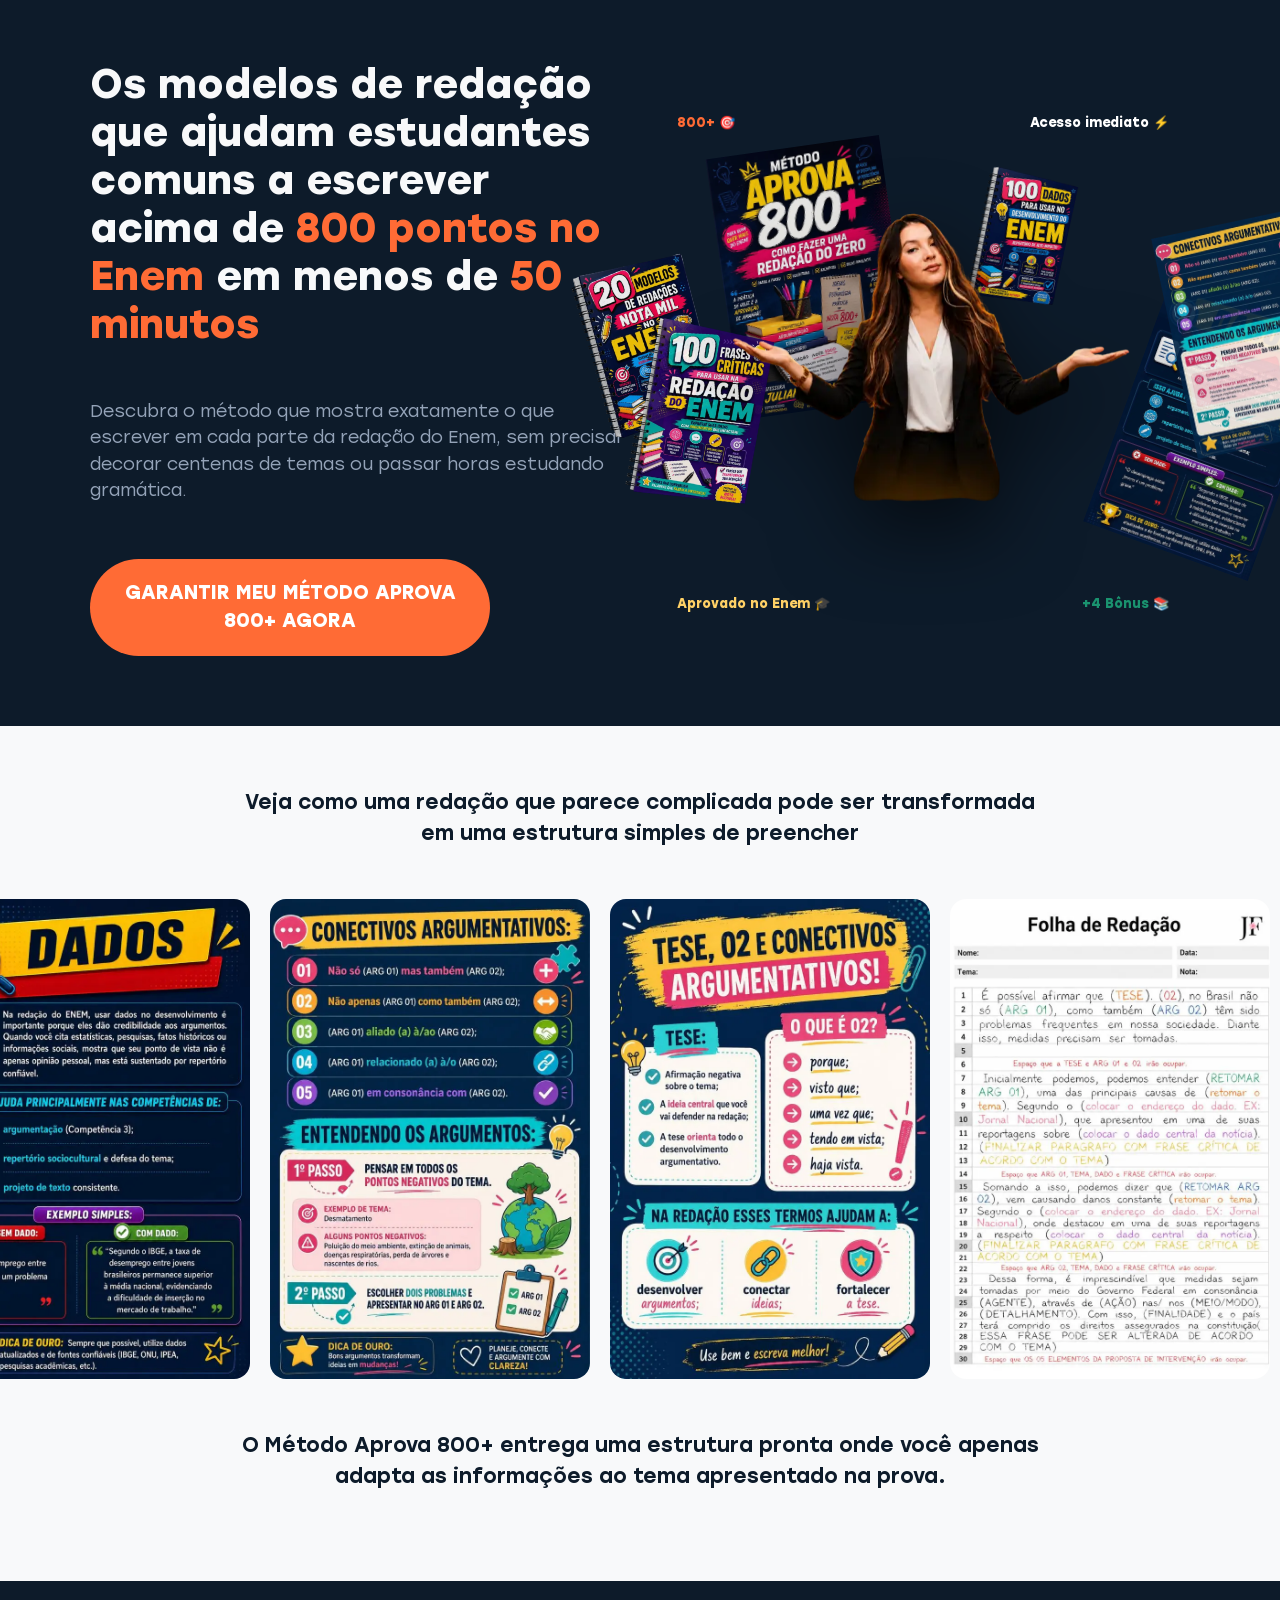
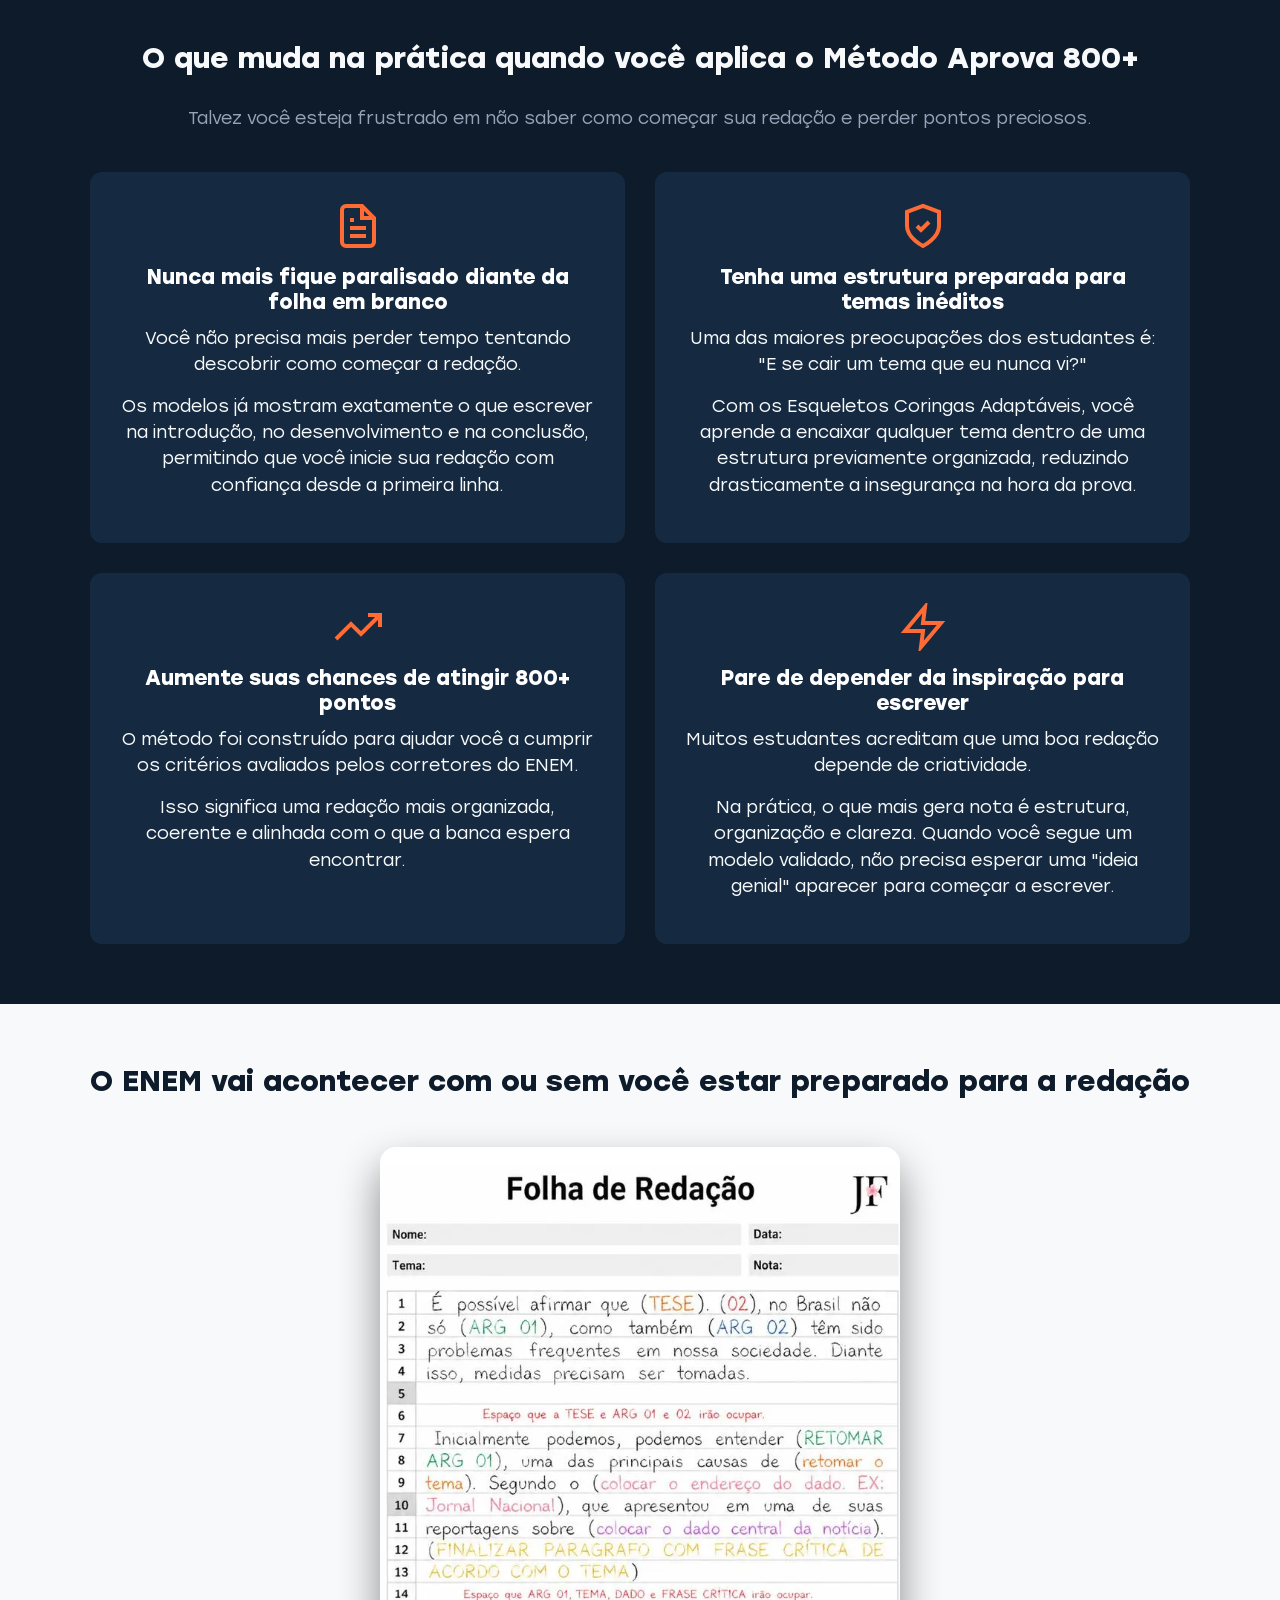
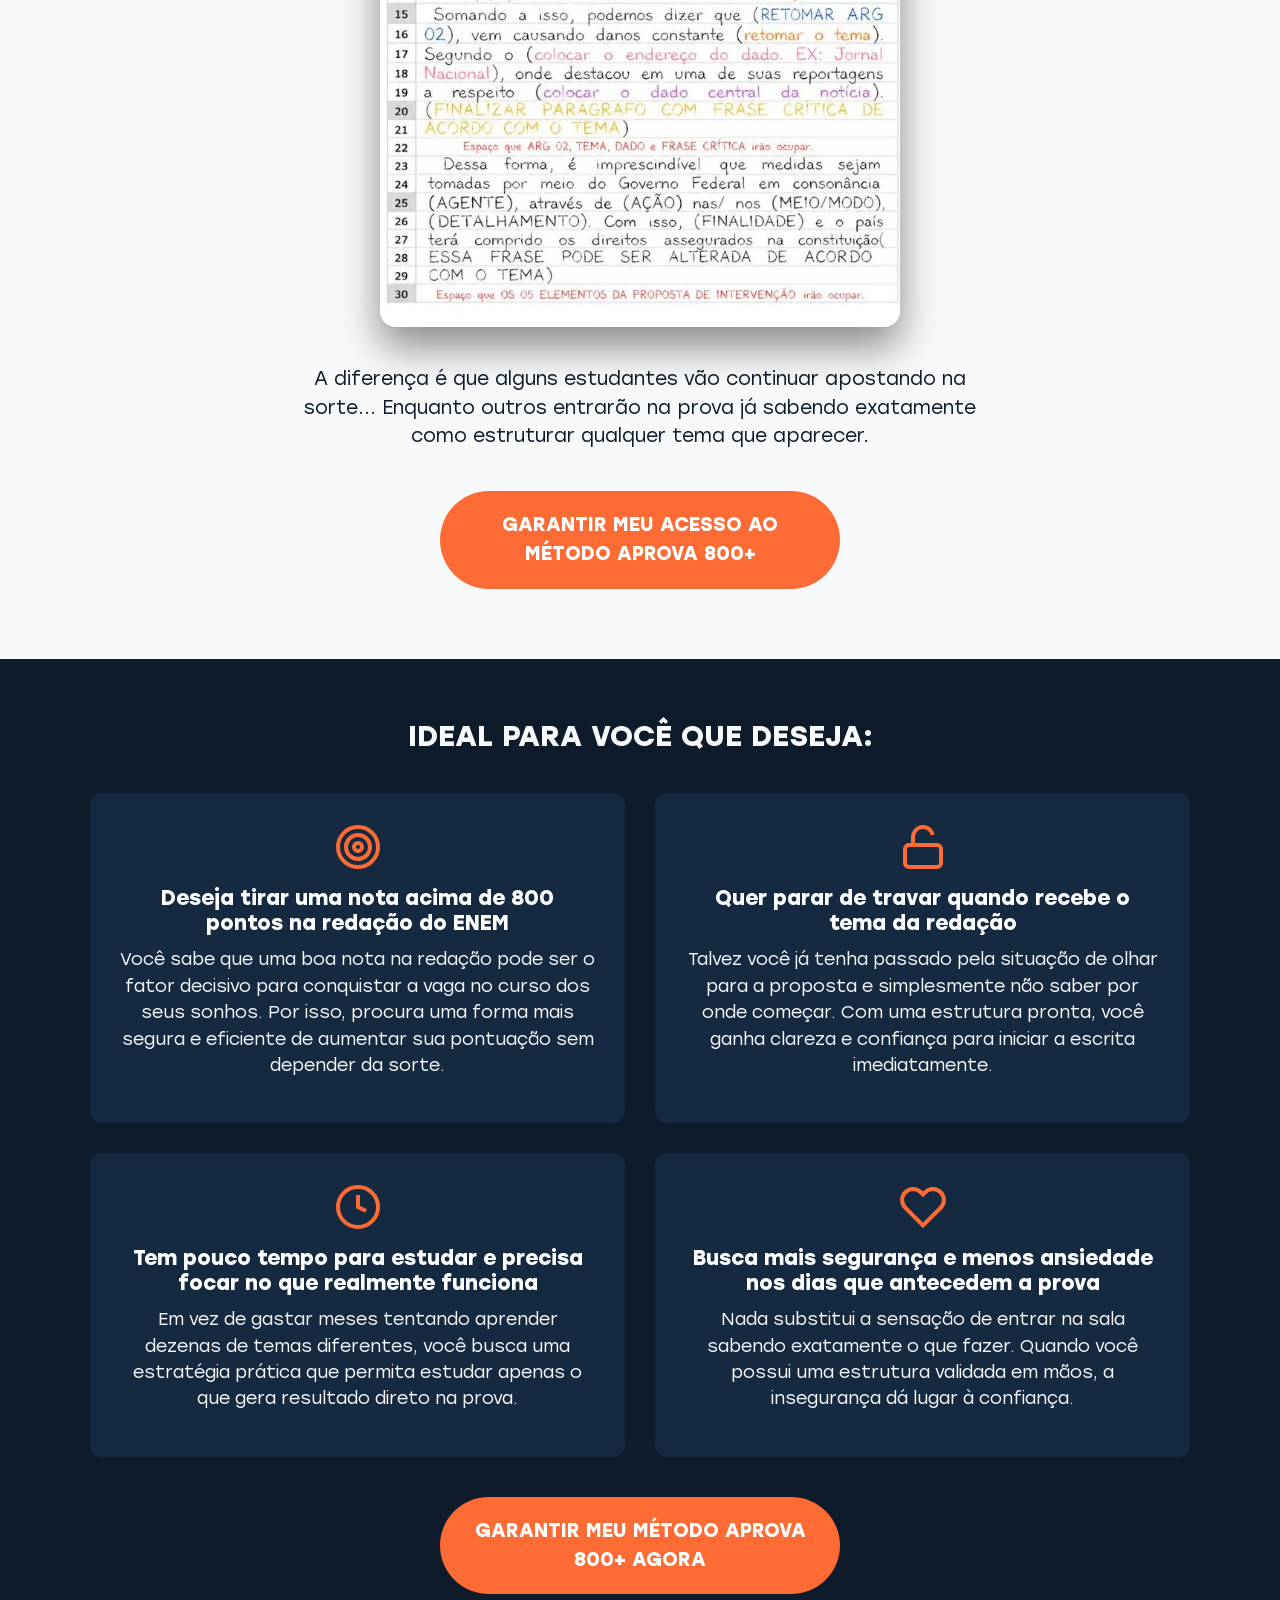
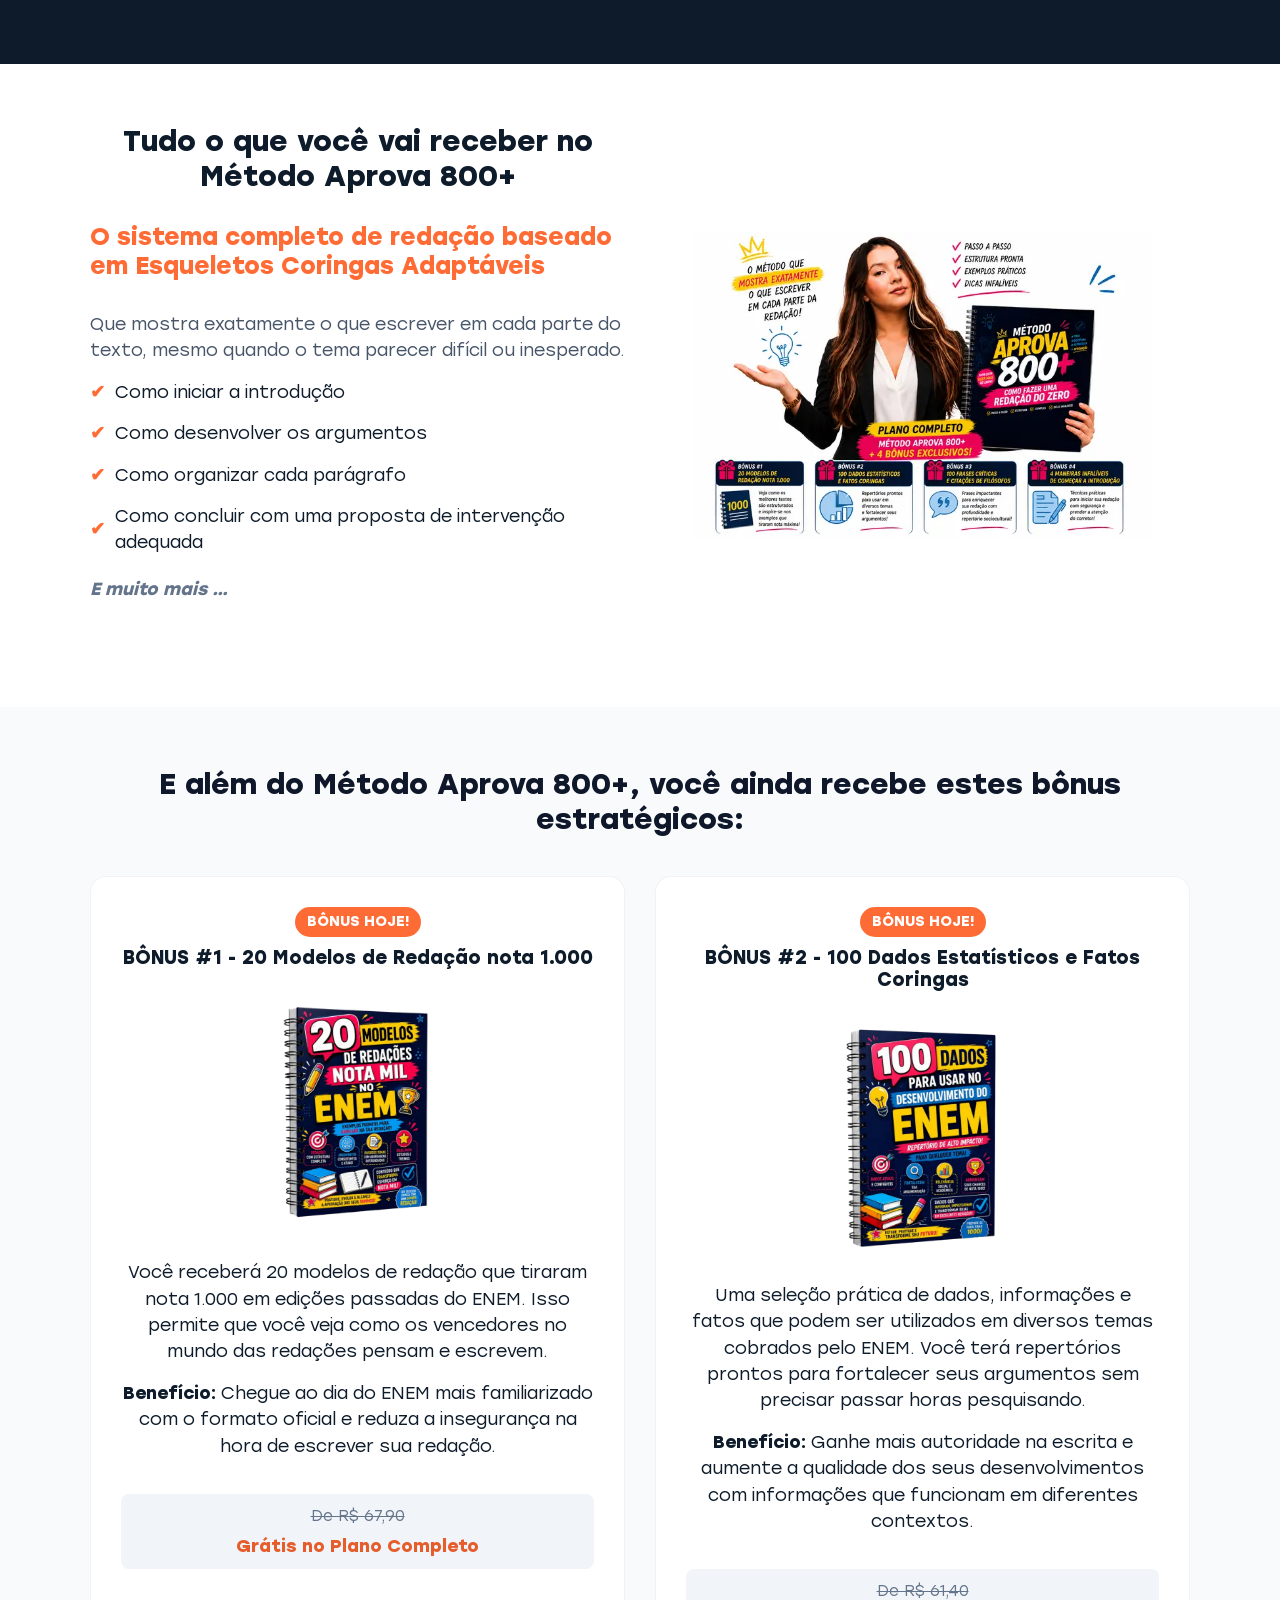
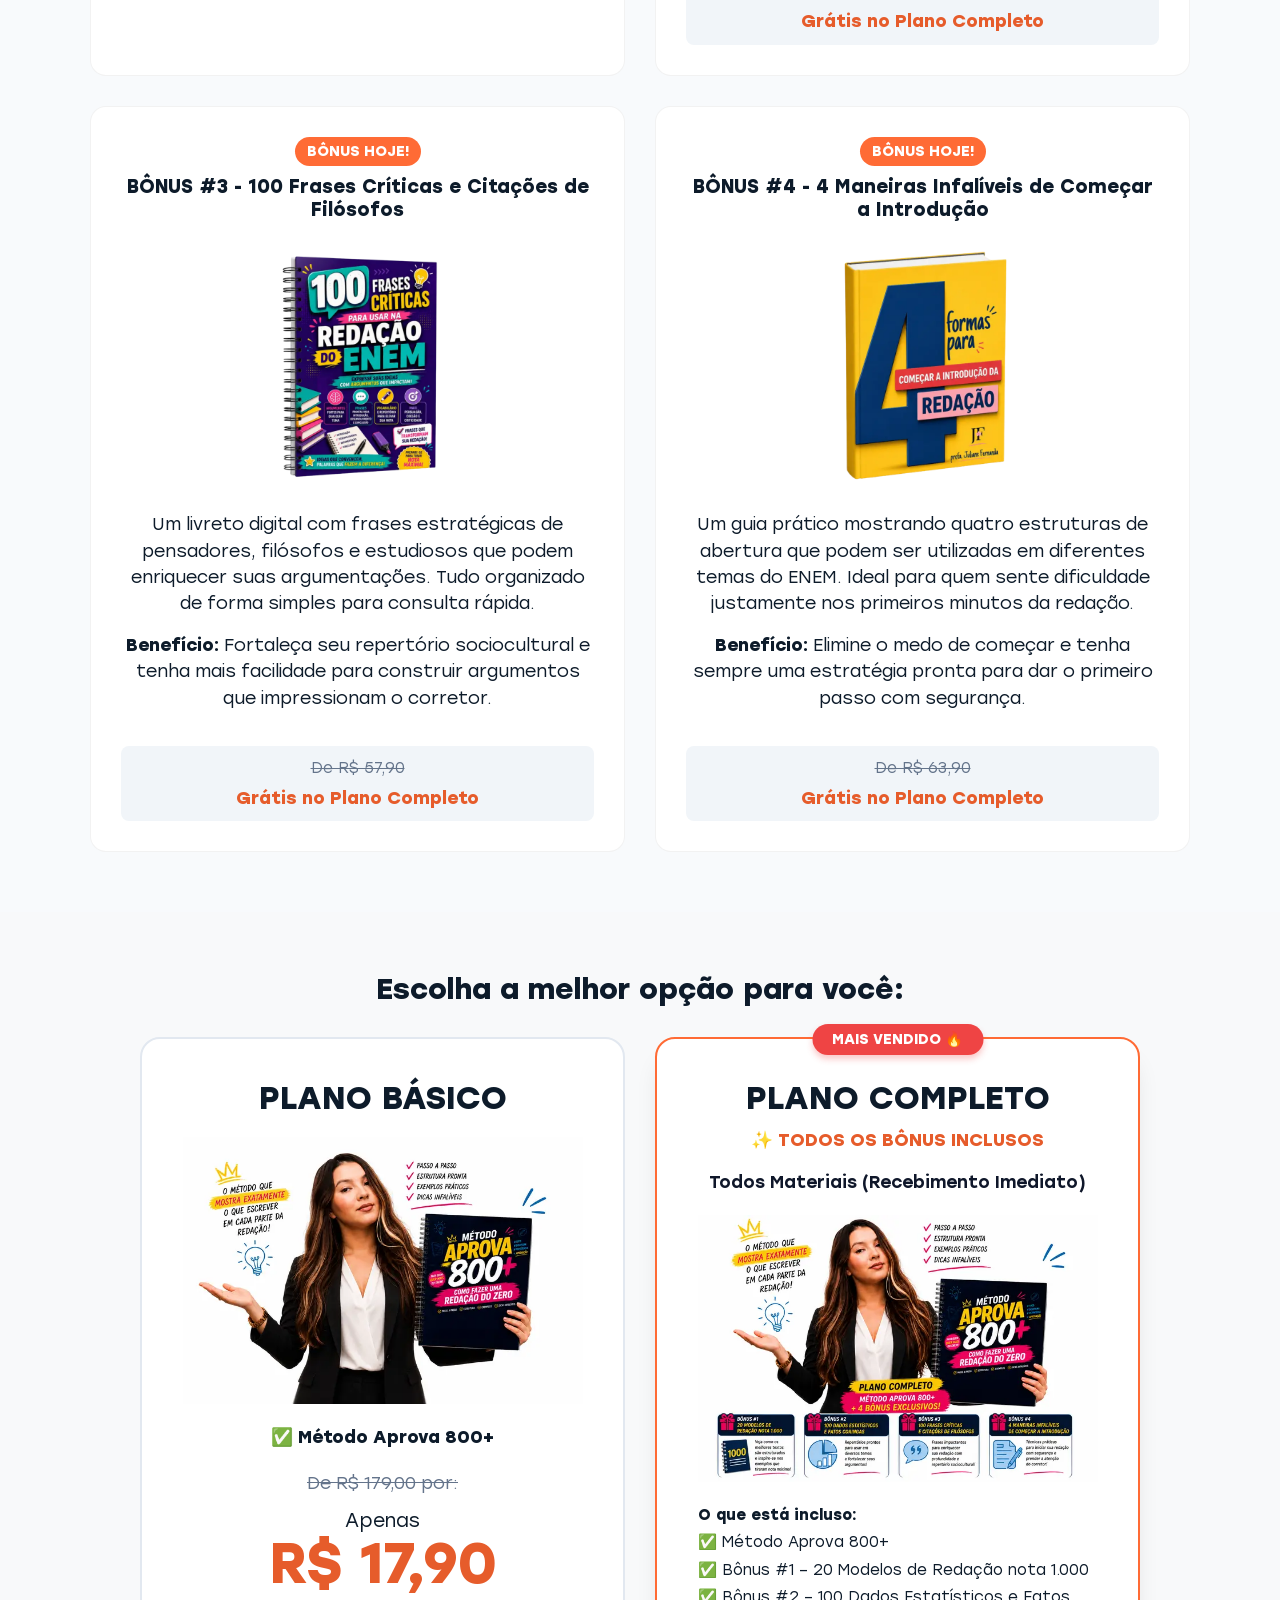
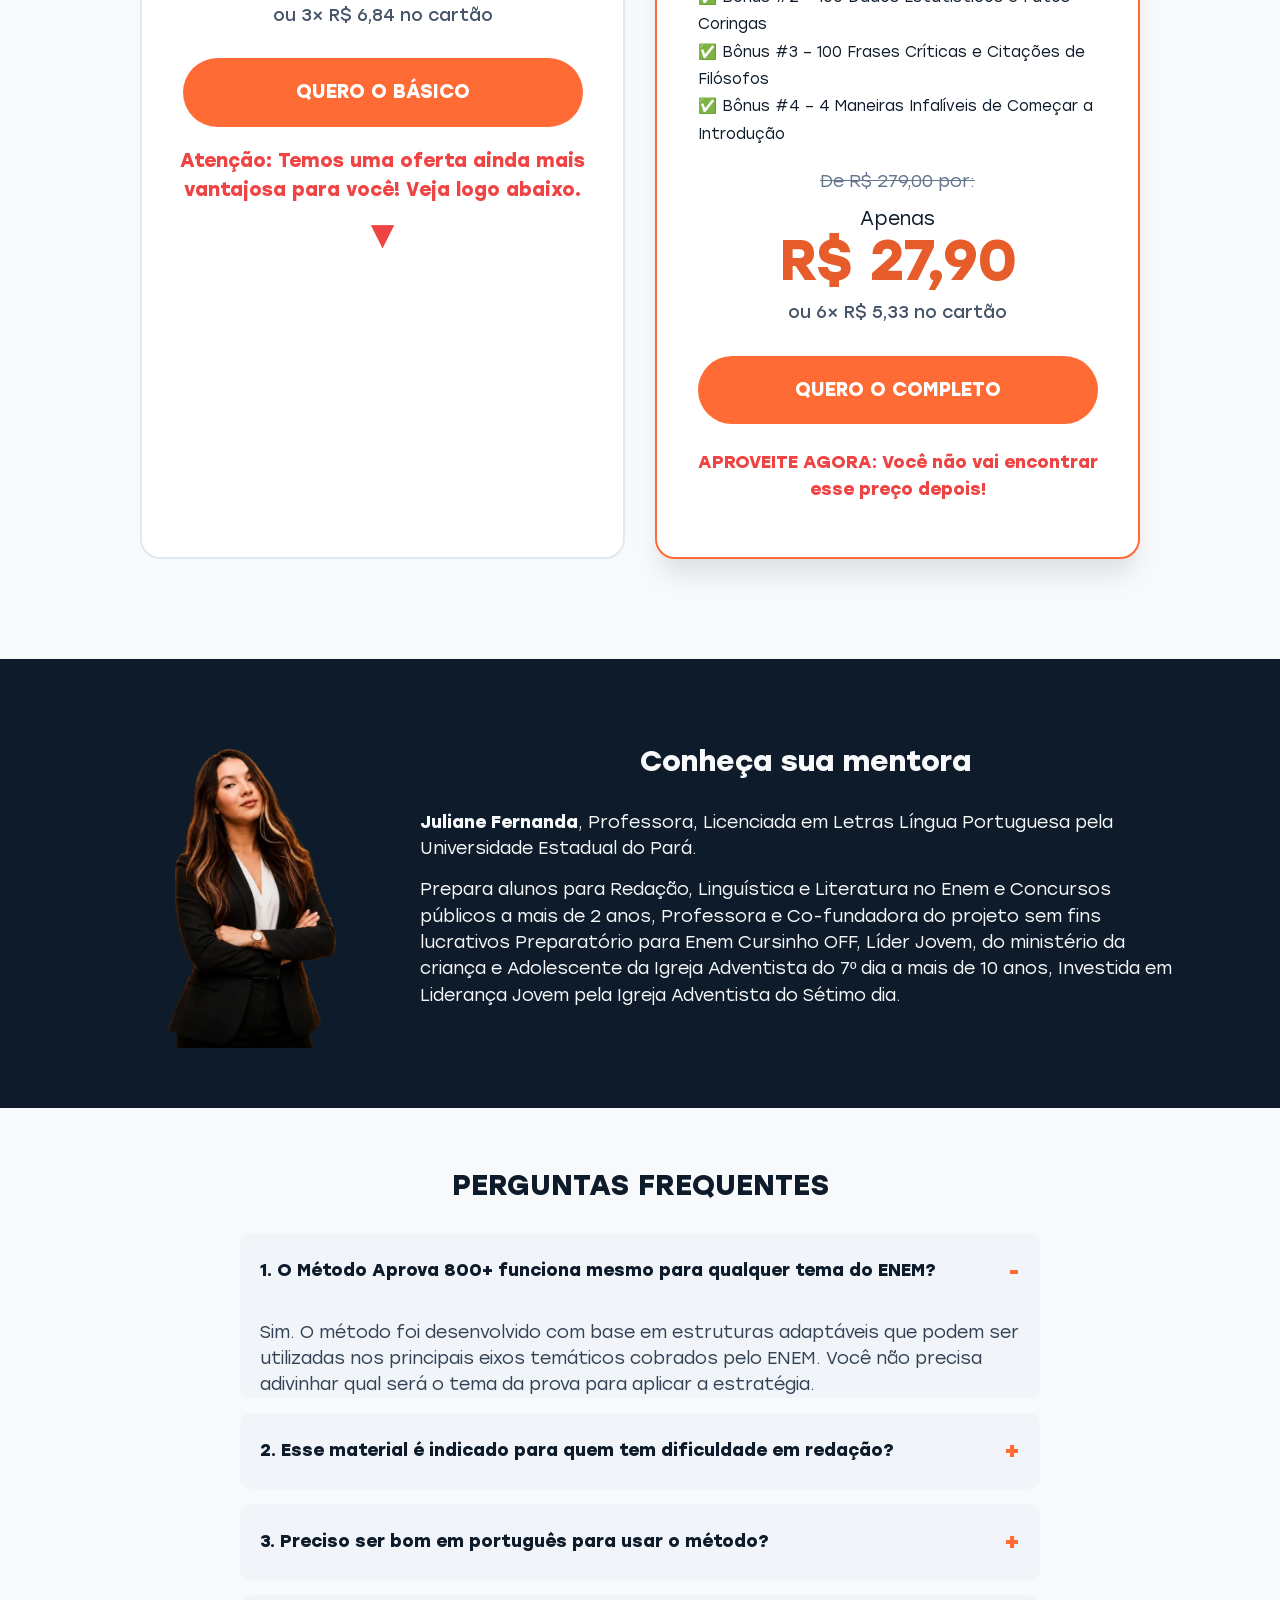
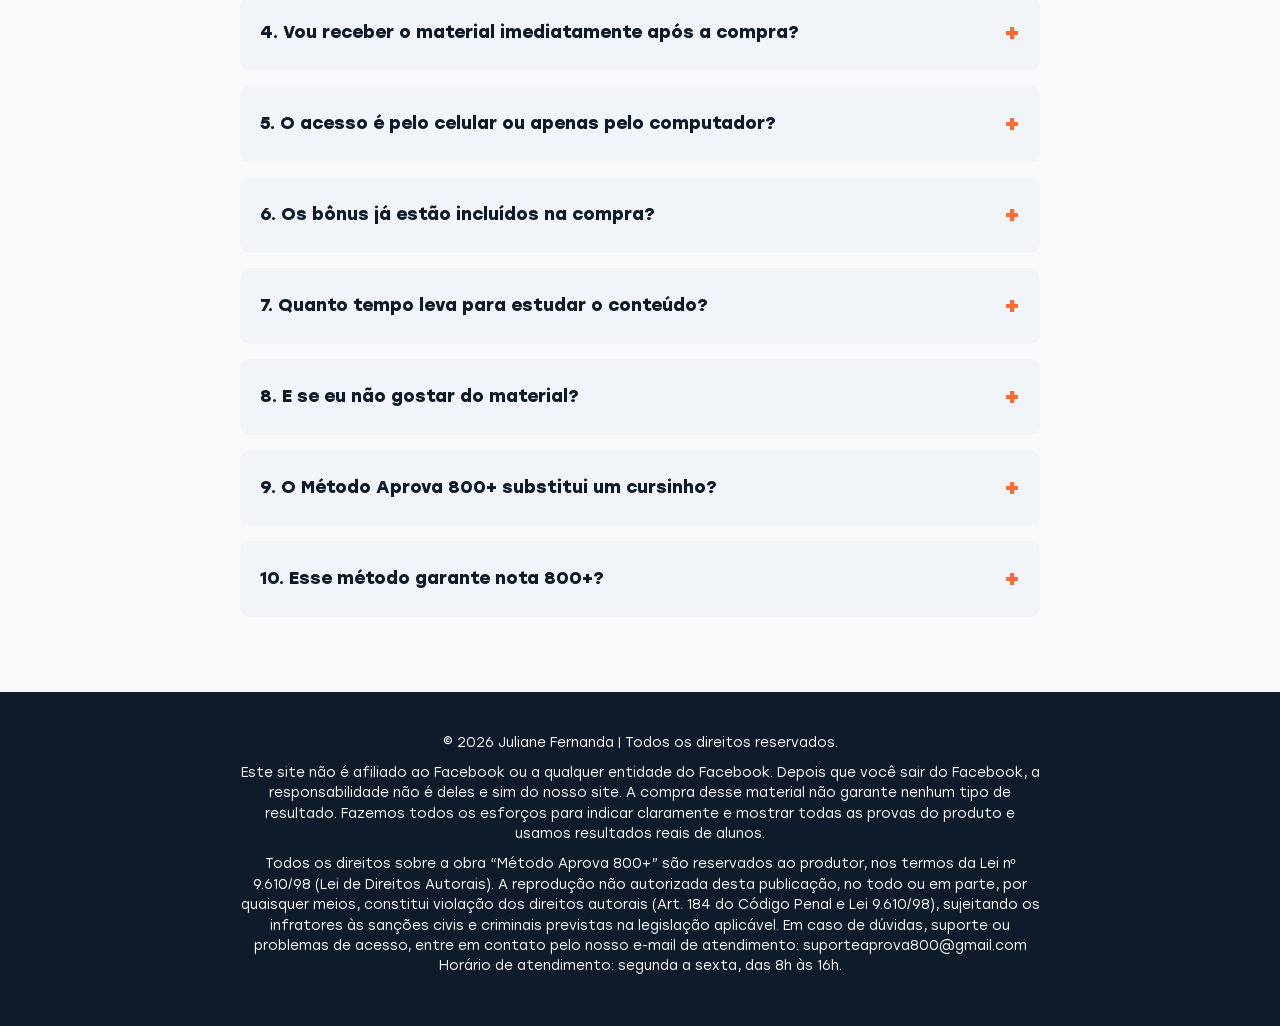
<file: index.html>
<!DOCTYPE html>
<html lang="pt-BR">

<head>
    <meta charset="UTF-8">
    <meta name="viewport" content="width=device-width, initial-scale=1.0">
    <title>Método Aprova 800+ - Redação ENEM</title>

    <!-- Fonts Preload -->
    <link rel="preload" href="fonts/Stolzl-Bold-700.woff2" as="font" type="font/woff2" crossorigin>
    <link rel="preload" href="fonts/Stolzl-Regular-500.woff2" as="font" type="font/woff2" crossorigin>
    <link rel="preconnect" href="https://fonts.googleapis.com">
    <link rel="preconnect" href="https://fonts.gstatic.com" crossorigin>
    <link href="https://fonts.googleapis.com/css2?family=Caveat:wght@700&display=swap" rel="stylesheet">

    <style>
        /* CSS Reset & Variables */
        :root {
            --dark-bg: #0D1B2A;
            /* Azul Noturno */
            --dark-card: #152A41;
            --light-bg: #F8F9FA;
            /* Branco Puro / Gelo */
            --light-gray: #E2E8F0;
            --primary: #FF6B35;
            /* Laranja Vibrante */
            --primary-dark: #E65C2B;
            --secondary-blue: #1A936F;
            /* Verde Menta Escuro */
            --text-light: #F8F9FA;
            --text-dark: #0D1B2A;
            --accent-red: #EF4444;
        }

        html {
            overflow-x: hidden;
        }

        * {
            margin: 0;
            padding: 0;
            box-sizing: border-box;
        }

        @font-face {
            font-family: 'Stolzl';
            src: url('fonts/Stolzl-Regular-500.woff2') format('woff2');
            font-weight: 500;
            font-style: normal;
            font-display: swap;
        }

        @font-face {
            font-family: 'Stolzl';
            src: url('fonts/Stolzl-Book-400.woff2') format('woff2');
            font-weight: 400;
            font-style: normal;
            font-display: swap;
        }

        @font-face {
            font-family: 'Stolzl';
            src: url('fonts/Stolzl-Medium-600.woff2') format('woff2');
            font-weight: 600;
            font-style: normal;
            font-display: swap;
        }

        @font-face {
            font-family: 'Stolzl';
            src: url('fonts/Stolzl-Bold-700.woff2') format('woff2');
            font-weight: 700;
            font-style: normal;
            font-display: swap;
        }

        body {
            font-family: 'Stolzl', sans-serif;
            -webkit-font-smoothing: antialiased;
            overflow-x: hidden;
            background: var(--dark-bg);
            color: var(--text-light);
            line-height: 1.5;
        }

        img {
            max-width: 100%;
            height: auto;
            border: none;
            box-shadow: none;
            display: block;
        }

        .container {
            width: 90%;
            max-width: 1100px;
            margin: 0 auto;
            padding: 60px 0;
        }

        /* Typography */
        h1,
        h2,
        h3,
        h4 {
            font-weight: 700;
            line-height: 1.2;
        }

        h1 {
            font-size: 2rem;
            margin-bottom: 20px;
        }

        h2 {
            font-size: 1.8rem;
            margin-bottom: 30px;
            text-align: center;
        }

        p {
            font-size: 1.1rem;
            margin-bottom: 15px;
        }

        .highlight {
            color: var(--primary);
        }

        .highlight-bg {
            background-color: var(--primary);
            color: #000;
            padding: 0 4px;
            border-radius: 4px;
        }

        /* Buttons */
        .btn-cta {
            background: var(--primary);
            color: #FFFFFF;
            font-weight: 700;
            font-size: 1.2rem;
            padding: 20px 32px;
            border-radius: 50px;
            text-align: center;
            text-decoration: none;
            display: inline-block;
            transition: transform 0.3s ease;
            border: none;
            cursor: pointer;
            width: 100%;
            max-width: 400px;
            margin: 20px auto;
            animation: pulse-btn 2s infinite;
        }

        .btn-cta:hover {
            transform: scale(1.05);
            color: #FFFFFF;
        }

        @keyframes pulse-btn {
            0% {
                box-shadow: 0 0 0 0 rgba(255, 107, 53, 0.6);
            }

            70% {
                box-shadow: 0 0 0 15px rgba(255, 107, 53, 0);
            }

            100% {
                box-shadow: 0 0 0 0 rgba(255, 107, 53, 0);
            }
        }

        /* Block Backgrounds */
        .bg-dark {
            background-color: var(--dark-bg);
            color: var(--text-light);
        }

        .bg-light {
            background-color: var(--light-bg);
            color: var(--text-dark);
        }

        /* --- BLOCO 1: VENDA IMEDIATA --- */
        .b1-grid {
            display: flex;
            flex-direction: column;
            gap: 20px;
            align-items: center;
            text-align: center;
        }

        .b1-headline {
            order: 1;
            position: relative;
        }

        /* text rows above/below the mockup composition */
        .mockup-tag-row {
            display: flex;
            justify-content: space-between;
            align-items: center;
            width: 100%;
            max-width: 500px;
            margin: 0 auto;
            padding: 0 4px;
            gap: 8px;
        }

        .mockup-tag {
            font-family: 'Stolzl', sans-serif;
            font-weight: 700;
            font-size: 0.82rem;
            white-space: nowrap;
            line-height: 1.2;
        }

        .b1-mockup {
            order: 2;
            width: 100%;
            display: flex;
            flex-direction: column;
            align-items: center;
            justify-content: center;
        }

        .b1-subheadline {
            order: 3;
            font-size: 1.2rem;
            color: #94A3B8;
        }

        .b1-cta-wrapper {
            order: 4;
            width: 100%;
        }

        /* Mockup Composition */
        .mockup-composition {
            position: relative;
            width: 100%;
            max-width: 500px;
            margin: 60px auto;
            z-index: 1;
            perspective: 1000px;
            overflow: visible;
        }

        .bg-pos {
            position: absolute;
            z-index: 1;
        }

        .bg-pos img {
            width: 100%;
            border: none;
            box-shadow: none;
            outline: none;
            opacity: 0.92;
            will-change: transform;
            border-radius: 0;
        }

        /* Top behind head */
        .bg-pos-5 {
            width: 35%;
            top: -15%;
            left: 10%;
            transform: rotate(-8deg);
            z-index: 0;
        }

        .bg-pos-6 {
            width: 30%;
            top: -10%;
            right: 15%;
            transform: rotate(12deg);
            z-index: 0;
        }

        /* Sides and bottom */
        .bg-pos-1 {
            width: 40%;
            top: 15%;
            left: -25%;
            transform: rotate(-15deg);
        }

        .bg-pos-2 {
            width: 35%;
            top: 30%;
            right: -25%;
            transform: rotate(20deg);
        }

        .bg-pos-3 {
            width: 40%;
            bottom: 5%;
            left: -15%;
            transform: rotate(10deg);
        }

        .bg-pos-4 {
            width: 30%;
            bottom: 25%;
            right: -30%;
            transform: rotate(-12deg);
        }

        /* Badges */
        .badge-pos-1 {
            top: 0%;
            left: -20%;
            z-index: 15;
        }

        .badge-pos-2 {
            bottom: 0%;
            right: -20%;
            z-index: 15;
        }

        .badge-pos-3 {
            top: 40%;
            right: -30%;
            z-index: 15;
        }

        .badge-pos-4 {
            bottom: 30%;
            left: -25%;
            z-index: 15;
        }

        .badge-pos-5 {
            top: 60%;
            left: -35%;
            z-index: 15;
        }

        .pop-in-wrapper {
            opacity: 0;
            animation: pop-in 0.8s cubic-bezier(0.175, 0.885, 0.32, 1.275) forwards;
        }

        @keyframes pop-in {
            0% {
                transform: scale(0) translateY(20px);
                opacity: 0;
            }

            100% {
                transform: scale(1) translateY(0);
                opacity: 1;
            }
        }

        .handwritten-text {
            font-family: 'Caveat', cursive;
            font-size: 2.8rem;
            font-weight: 700;
            color: #fff;
            text-shadow: 2px 2px 0 var(--primary), -2px -2px 0 var(--primary), 2px -2px 0 var(--primary), -2px 2px 0 var(--primary), 0px 10px 15px rgba(0, 0, 0, 0.5);
            white-space: nowrap;
            animation: float-text 4s ease-in-out infinite;
            will-change: transform;
            line-height: 1;
        }

        .text-green {
            text-shadow: 2px 2px 0 var(--secondary-blue), -2px -2px 0 var(--secondary-blue), 2px -2px 0 var(--secondary-blue), -2px 2px 0 var(--secondary-blue), 0px 10px 15px rgba(0, 0, 0, 0.5);
        }

        .text-dark {
            color: var(--dark-bg);
            text-shadow: 2px 2px 0 #fff, -2px -2px 0 #fff, 2px -2px 0 #fff, -2px 2px 0 #fff, 0px 10px 15px rgba(0, 0, 0, 0.5);
        }

        .text-orange {
            text-shadow: 2px 2px 0 var(--primary-dark), -2px -2px 0 var(--primary-dark), 2px -2px 0 var(--primary-dark), -2px 2px 0 var(--primary-dark), 0px 10px 15px rgba(0, 0, 0, 0.5);
        }

        .text-large {
            font-size: 3.5rem;
        }

        .main-mockup-img {
            position: relative;
            z-index: 10;
            width: 100%;
            filter: drop-shadow(0 30px 40px rgba(0, 0, 0, 0.6));
            will-change: transform;
        }

        @keyframes float-text {

            0%,
            100% {
                transform: translateY(0) rotate(-5deg);
            }

            50% {
                transform: translateY(-15px) rotate(3deg);
            }
        }

        @media (min-width: 768px) {
            .b1-grid {
                display: grid;
                grid-template-columns: 1fr 1fr;
                grid-template-areas:
                    "head img"
                    "sub img"
                    "cta img";
                text-align: left;
                align-items: center;
                gap: 30px;
            }

            h1 {
                font-size: 2.5rem;
            }

            .b1-headline {
                grid-area: head;
                align-self: end;
            }

            .b1-mockup {
                grid-area: img;
            }

            .b1-subheadline {
                grid-area: sub;
            }

            .b1-cta-wrapper {
                grid-area: cta;
                align-self: start;
                text-align: left;
            }

            .btn-cta {
                margin: 10px 0;
            }
        }

        @media (max-width: 768px) {
            .mockup-composition {
                max-width: 70%;
                margin: 40px auto;
            }

            .bg-pos-1 {
                width: 45%;
                left: -15%;
                top: 10%;
            }

            .bg-pos-2 {
                width: 40%;
                right: -15%;
                top: 20%;
            }

            .bg-pos-3 {
                width: 45%;
                left: -10%;
            }

            .bg-pos-4 {
                width: 35%;
                right: -15%;
            }

            .bg-pos-5 {
                width: 40%;
                top: -10%;
                left: 0%;
            }

            .bg-pos-6 {
                width: 35%;
                top: -5%;
                right: 0%;
            }

            .badge-pos-1 {
                top: -10%;
                left: -15%;
            }

            .badge-pos-2 {
                bottom: -10%;
                right: -15%;
            }

            .badge-pos-3 {
                top: 35%;
                right: -20%;
            }

            .badge-pos-4 {
                bottom: 20%;
                left: -20%;
            }

            .badge-pos-5 {
                top: 50%;
                left: -25%;
            }

            .handwritten-text {
                font-size: 1.8rem;
                white-space: normal;
                word-break: break-word;
            }

            .text-large {
                font-size: 2.2rem;
            }
        }

        /* Block 4 Animation */
        .animation-wrapper {
            position: relative;
            width: 100%;
            max-width: 960px;
            margin: 20px auto;
            display: flex;
            justify-content: center;
            align-items: center;
            perspective: 1000px;
            height: auto;
        }

        /* Bloco 4: imagem central entre headline e subheadline */
        .block4-image-wrapper {
            width: 100%;
            display: flex;
            justify-content: center;
            align-items: center;
            margin: 18px 0;
            z-index: 5;
        }

        .block4-image {
            width: 100%;
            max-width: 520px;
            border-radius: 16px;
            box-shadow: 0 20px 40px rgba(0, 0, 0, 0.45);
            object-fit: cover;
            display: block;
        }

        @media (max-width: 767px) {
            .block4-image {
                max-width: 360px;
            }

            .block4-image-wrapper {
                margin: 12px 0;
            }
        }



        /* --- BLOCO 2: CARROSSEL --- */
        .b2-text {
            text-align: center;
            max-width: 800px;
            margin: 0 auto 30px;
            font-weight: 600;
            font-size: 1.3rem;
        }

        .carousel-wrapper {
            width: 100vw;
            margin-left: calc(-50vw + 50%);
            overflow: hidden;
            position: relative;
            padding: 20px 0;
            cursor: grab;
        }

        .carousel-wrapper:active {
            cursor: grabbing;
        }

        .carousel-track {
            display: flex;
            overflow-x: auto;
            gap: 20px;
            padding: 0 5%;
            scrollbar-width: none;
        }

        .carousel-track::-webkit-scrollbar {
            display: none;
        }

        .carousel-track img {
            width: 70vw;
            max-width: 400px;
            border-radius: 16px;
            flex-shrink: 0;
            object-fit: cover;
        }

        @media (min-width: 768px) {
            .carousel-track img {
                width: 25vw;
                max-width: 350px;
            }
        }

        /* --- BLOCO 3 & 5: BENEFÍCIOS --- */
        .benefits-grid {
            display: grid;
            grid-template-columns: 1fr;
            gap: 30px;
            margin-top: 40px;
        }

        .benefit-card {
            background: var(--dark-card);
            padding: 30px;
            border-radius: 12px;
            text-align: center;
            transition: transform 0.3s;
        }

        .benefit-card:hover {
            transform: translateY(-5px);
        }

        .benefit-icon {
            color: var(--primary);
            margin: 0 auto 15px;
            display: flex;
            justify-content: center;
        }

        .benefit-card h3 {
            font-size: 1.3rem;
            margin-bottom: 10px;
            color: #FFFFFF;
        }

        @media (min-width: 768px) {
            .benefits-grid {
                grid-template-columns: repeat(2, 1fr);
            }
        }

        /* --- BLOCO 4: URGÊNCIA --- */
        .video-wrapper {
            max-width: 400px;
            margin: 30px auto;
            border-radius: 20px;
            overflow: hidden;
            background: #000;
        }

        .video-wrapper video {
            width: 100%;
            display: block;
            border-radius: 20px;
        }

        .urgency-text {
            text-align: center;
            max-width: 700px;
            margin: 0 auto 30px;
            font-size: 1.2rem;
        }

        /* --- BLOCO 6: RECEBER --- */
        .list-items {
            list-style: none;
            margin-top: 20px;
        }

        .list-items li {
            margin-bottom: 15px;
            font-size: 1.1rem;
            display: flex;
            align-items: center;
            gap: 10px;
        }

        .list-items li::before {
            content: '✔';
            color: var(--primary);
            font-weight: bold;
        }

        /* --- BLOCO 7: BÔNUS --- */
        .bonus-grid {
            display: grid;
            grid-template-columns: 1fr;
            gap: 30px;
            margin-top: 40px;
        }

        .bonus-card {
            background: #FFFFFF;
            color: var(--text-dark);
            border: 1px solid rgba(0, 0, 0, 0.05);
            border-radius: 16px;
            padding: 30px;
            display: flex;
            flex-direction: column;
            align-items: center;
            text-align: center;
        }

        .bonus-card img {
            margin: 20px 0;
            max-height: 250px;
        }

        .bonus-tag {
            background: var(--primary);
            color: #FFF;
            padding: 4px 12px;
            border-radius: 20px;
            font-size: 0.9rem;
            font-weight: 700;
            display: inline-block;
            margin-bottom: 10px;
        }

        .bonus-value {
            margin-top: 20px;
            background: #F1F5F9;
            padding: 10px 20px;
            border-radius: 8px;
            width: 100%;
        }

        .strike {
            text-decoration: line-through;
            color: #64748B;
            font-size: 0.95rem;
        }

        .free-text {
            color: var(--primary-dark);
            font-weight: 700;
            font-size: 1.1rem;
            display: block;
            margin-top: 5px;
        }

        @media (min-width: 768px) {
            .bonus-grid {
                grid-template-columns: repeat(2, 1fr);
            }
        }

        /* --- BLOCO 8: PLANOS --- */
        .plans-wrapper {
            max-width: 1000px;
            margin: 0 auto;
            display: flex;
            flex-direction: column;
            gap: 30px;
        }

        @media (min-width: 768px) {
            .plans-wrapper {
                flex-direction: row;
                align-items: stretch;
            }

            .plan-box {
                flex: 1;
                margin-bottom: 0;
            }
        }

        .plan-box {
            background: #FFF;
            border: 2px solid #E2E8F0;
            border-radius: 20px;
            padding: 40px 30px;
            text-align: center;
            margin-bottom: 40px;
            position: relative;
        }

        .plan-box.highlighted {
            border-color: var(--primary);
            box-shadow: 0 20px 25px -5px rgba(0, 0, 0, 0.1);
        }

        .badge-hot {
            position: absolute;
            top: -15px;
            left: 50%;
            transform: translateX(-50%);
            background: #EF4444;
            color: #FFF;
            padding: 5px 20px;
            border-radius: 20px;
            font-weight: 700;
            font-size: 0.9rem;
            box-shadow: 0 4px 6px rgba(239, 68, 68, 0.3);
        }

        .plan-box h3 {
            font-size: 2rem;
            color: var(--text-dark);
            margin-bottom: 10px;
        }

        .plan-img {
            margin: 20px auto;
            width: 100%;
            max-width: 400px;
        }

        .price-section {
            margin: 20px 0;
        }

        .price-old {
            text-decoration: line-through;
            color: #64748B;
            font-size: 1.1rem;
        }

        .price-new {
            font-size: 1.2rem;
            color: var(--text-dark);
            display: block;
            margin: 10px 0;
        }

        .price-new span {
            font-size: 3.5rem;
            font-weight: 800;
            color: var(--primary-dark);
            line-height: 1;
            display: block;
        }

        .price-installments {
            font-size: 1.1rem;
            color: #475569;
            font-weight: 500;
        }

        .alert-offer {
            color: #EF4444;
            font-weight: 700;
            font-size: 1.2rem;
            animation: pulse-text 2s infinite;
            margin-top: 10px;
        }

        .arrow-down {
            color: #EF4444;
            font-size: 2.5rem;
            animation: bounce 1s infinite;
            margin-bottom: 30px;
        }

        @keyframes pulse-text {
            0% {
                transform: scale(1);
                opacity: 1;
            }

            50% {
                transform: scale(1.05);
                opacity: 0.8;
            }

            100% {
                transform: scale(1);
                opacity: 1;
            }
        }

        @keyframes bounce {

            0%,
            100% {
                transform: translateY(0);
            }

            50% {
                transform: translateY(10px);
            }
        }

        /* --- BLOCO 9: AUTORIDADE --- */
        .author-box {
            display: flex;
            flex-direction: column;
            align-items: center;
            text-align: center;
            gap: 30px;
        }

        .author-text-wrapper {
            display: contents;
        }

        .author-box h2 {
            order: 1;
            margin-bottom: 0;
        }

        .author-img {
            order: 2;
            width: 300px;
            max-width: 100%;
            height: auto;
            object-fit: contain;
        }

        .author-box p {
            order: 3;
        }

        @media (min-width: 768px) {
            .author-box {
                flex-direction: row;
                text-align: left;
            }

            .author-text-wrapper {
                display: block;
                order: 2;
            }

            .author-img {
                order: 1;
            }

            .author-box h2 {
                margin-bottom: 30px;
            }
        }

        /* --- BLOCO 10: FAQ --- */
        .faq-item {
            background: #F1F5F9;
            border-radius: 10px;
            margin-bottom: 15px;
            overflow: hidden;
            color: var(--text-dark);
        }

        .faq-question {
            padding: 20px;
            font-weight: 700;
            font-size: 1.1rem;
            cursor: pointer;
            display: flex;
            justify-content: space-between;
            align-items: center;
        }

        .faq-question::after {
            content: '+';
            font-size: 1.5rem;
            color: var(--primary);
        }

        .faq-answer {
            max-height: 0;
            padding: 0 20px;
            transition: max-height 0.3s ease, padding 0.3s ease;
            color: #334155;
        }

        .faq-item.open .faq-question::after {
            content: '-';
        }

        .faq-item.open .faq-answer {
            padding: 0 20px 20px;
        }

        /* --- BLOCO 11: RODAPÉ --- */
        footer {
            text-align: center;
            font-size: 0.9rem;
            color: #94A3B8;
        }

        footer p {
            margin-bottom: 10px;
            font-size: 0.85rem;
        }

        /* --- POPUP --- */
        .popup-overlay {
            position: fixed;
            top: 0;
            left: 0;
            width: 100%;
            height: 100%;
            background: rgba(15, 23, 42, 0.85);
            backdrop-filter: blur(8px);
            z-index: 99999;
            display: none;
            align-items: center;
            justify-content: center;
            overflow-y: auto;
            padding: 20px;
            opacity: 0;
            transition: opacity 0.3s;
        }

        .popup-overlay.show {
            display: flex;
            opacity: 1;
        }

        .popup-content {
            background: #FFFFFF;
            color: var(--text-dark);
            width: 100%;
            max-width: 500px;
            border-radius: 20px;
            box-shadow: 0 20px 40px rgba(13, 27, 42, 0.6);
            position: relative;
            text-align: center;
            margin: auto;
            overflow: hidden;
            border: none;
        }

        .close-btn {
            position: absolute;
            top: 15px;
            right: 20px;
            background: #F1F5F9;
            border: none;
            color: #64748B;
            width: 40px;
            height: 40px;
            border-radius: 50%;
            font-size: 1.5rem;
            cursor: pointer;
            display: flex;
            align-items: center;
            justify-content: center;
            transition: 0.2s;
            z-index: 10;
        }

        .close-btn:hover {
            background: #E2E8F0;
            color: #0F172A;
        }

        .timer-box {
            background: #FFF1F2;
            color: #E11D48;
            padding: 15px 30px;
            border-radius: 16px;
            display: inline-block;
            margin: 0 auto 20px;
            font-weight: 700;
            text-align: center;
            box-shadow: 0 10px 25px rgba(225, 29, 72, 0.2);
            border: 2px solid #FDA4AF;
        }

        .timer-label {
            font-size: 1rem;
            text-transform: uppercase;
            letter-spacing: 1px;
        }

        .countdown-text {
            font-size: 3rem;
            font-weight: 900;
            line-height: 1;
            margin-top: 5px;
            font-family: 'Stolzl', sans-serif;
            letter-spacing: 2px;
        }

        .popup-body {
            padding: 40px 20px;
        }

        .popup-body h2 {
            font-size: 1.6rem;
            margin-bottom: 15px;
            color: var(--text-dark);
            font-weight: 800;
        }

        .popup-price .price-old {
            color: #64748B;
            text-decoration: line-through;
            font-size: 1.2rem;
            display: block;
        }

        .popup-price .price-new {
            font-size: 2.8rem;
            color: var(--text-dark);
            font-weight: 800;
            display: block;
            margin: 10px 0;
            line-height: 1;
        }

        .popup-price .installments {
            color: #64748B;
            font-weight: 500;
        }

        .btn-link {
            color: #64748B;
            text-decoration: underline;
            display: block;
            margin-top: 15px;
            cursor: pointer;
            font-size: 0.95rem;
        }

        .popup-includes {
            text-align: left;
            margin: 25px auto;
            max-width: 350px;
            font-size: 1rem;
            color: #334155;
            background: #F8FAFC;
            padding: 20px;
            border-radius: 12px;
            border: 1px solid #E2E8F0;
        }

        .popup-includes p {
            margin-bottom: 10px;
            display: flex;
            gap: 10px;
        }

        .popup-includes p:last-child {
            margin-bottom: 0;
        }

        /* Popup Mobile - tela cheia, branco total, sem bordas */
        @media (max-width: 767px) {
            .popup-overlay {
                background: #FFFFFF;
                backdrop-filter: none;
                padding: 0;
                align-items: flex-start;
                overflow-y: auto;
            }

            .popup-content {
                border-radius: 0;
                box-shadow: none;
                border: none;
                max-width: 100%;
                width: 100%;
                min-height: 100vh;
                min-height: 100dvh;
                margin: 0;
                display: flex;
                flex-direction: column;
            }

            .popup-body {
                padding: 60px 16px 30px;
                flex: 1;
            }

            .popup-body h2 {
                font-size: 1.35rem;
            }

            .popup-price .price-new {
                font-size: 2.2rem;
            }

            .popup-includes {
                max-width: 100%;
            }

            .timer-box {
                padding: 12px 20px;
            }

            .countdown-text {
                font-size: 2.4rem;
            }
        }
    </style>
</head>

<body>

    <!-- BLOCO 1: VENDA IMEDIATA -->
    <section class="bg-dark">
        <div class="container b1-grid">
            <div class="b1-headline">
                <h1>Os modelos de redação que ajudam estudantes comuns a escrever acima de <span class="highlight">800
                        pontos no Enem</span> em menos de <span class="highlight">50 minutos</span></h1>
            </div>
            <div class="b1-mockup">
                <!-- Text row above the image cluster -->
                <div class="mockup-tag-row" style="margin-bottom:6px;">
                    <span class="mockup-tag" style="color:#FF6B35;">800+ 🎯</span>
                    <span class="mockup-tag" style="color:#FFFFFF;">Acesso imediato ⚡</span>
                </div>

                <div class="mockup-composition" id="parallax-container">
                    <!-- Background elements behind head -->
                    <div class="bg-pos bg-pos-5">
                        <div class="parallax-wrapper" data-speed="0.04">
                            <img src="imgs/carrossel-5.webp" alt="Carrossel 5">
                        </div>
                    </div>
                    <div class="bg-pos bg-pos-6">
                        <div class="parallax-wrapper" data-speed="-0.03">
                            <img src="imgs/bonus-2.webp" alt="Bônus 2">
                        </div>
                    </div>

                    <!-- Side Background elements -->
                    <div class="bg-pos bg-pos-1">
                        <div class="parallax-wrapper" data-speed="0.08">
                            <img src="imgs/bonus-1.webp" alt="Bônus 1">
                        </div>
                    </div>
                    <div class="bg-pos bg-pos-2">
                        <div class="parallax-wrapper" data-speed="-0.12">
                            <img src="imgs/carrossel-01.webp" alt="Carrossel 1">
                        </div>
                    </div>
                    <div class="bg-pos bg-pos-3">
                        <div class="parallax-wrapper" data-speed="0.1">
                            <img src="imgs/bonus-3.webp" alt="Bônus 3">
                        </div>
                    </div>
                    <div class="bg-pos bg-pos-4">
                        <div class="parallax-wrapper" data-speed="-0.08">
                            <img src="imgs/carrossel-02.webp" alt="Carrossel 2">
                        </div>
                    </div>

                    <!-- Main Mockup -->
                    <div class="parallax-wrapper" data-speed="0.02" style="position: relative; z-index: 10;">
                        <img src="imgs/mockup-principal.webp" fetchpriority="high" alt="Mockup Método Aprova 800+"
                            class="main-mockup-img">
                    </div>
                </div>

                <!-- Text row below the image cluster -->
                <div class="mockup-tag-row" style="margin-top:6px;">
                    <span class="mockup-tag" style="color:#FFD166;">Aprovado no Enem 🎓</span>
                    <span class="mockup-tag" style="color:#1A936F;">+4 Bônus 📚</span>
                </div>
            </div>
            <div class="b1-subheadline">
                <p>Descubra o método que mostra exatamente o que escrever em cada parte da redação do Enem, sem precisar
                    decorar centenas de temas ou passar horas estudando gramática.</p>
            </div>
            <div class="b1-cta-wrapper">
                <a href="#planos" class="btn-cta">GARANTIR MEU MÉTODO APROVA 800+ AGORA</a>
            </div>
        </div>
    </section>

    <!-- BLOCO 2: DEMONSTRATIVO -->
    <section class="bg-light">
        <div class="container">
            <p class="b2-text">Veja como uma redação que parece complicada pode ser transformada em uma estrutura
                simples de preencher</p>

            <div class="carousel-wrapper" id="carousel">
                <div class="carousel-track">
                    <img src="imgs/carrossel-01.webp" loading="lazy" alt="Carrossel">
                    <img src="imgs/carrossel-02.webp" loading="lazy" alt="Carrossel">
                    <img src="imgs/carrossel-03.webp" loading="lazy" alt="Carrossel">
                    <img src="imgs/carrossel-04.webp" loading="lazy" alt="Carrossel">
                    <img src="imgs/carrossel-5.webp" loading="lazy" alt="Carrossel">
                </div>
            </div>

            <p class="b2-text" style="margin-top: 30px;">O Método Aprova 800+ entrega uma estrutura pronta onde você
                apenas adapta as informações ao tema apresentado na prova.</p>
        </div>
    </section>

    <!-- BLOCO 3: BENEFÍCIOS DO PRODUTO -->
    <section class="bg-dark">
        <div class="container">
            <h2>O que muda na prática quando você aplica o Método Aprova 800+</h2>
            <p style="text-align: center; color: #94A3B8;">Talvez você esteja frustrado em não saber como começar sua
                redação e perder pontos preciosos.</p>

            <div class="benefits-grid">
                <div class="benefit-card">
                    <div class="benefit-icon">
                        <svg width="48" height="48" fill="none" stroke="currentColor" stroke-width="2"
                            viewBox="0 0 24 24">
                            <path d="M14 2H6a2 2 0 0 0-2 2v16a2 2 0 0 0 2 2h12a2 2 0 0 0 2-2V8z"></path>
                            <polyline points="14 2 14 8 20 8"></polyline>
                            <line x1="16" y1="13" x2="8" y2="13"></line>
                            <line x1="16" y1="17" x2="8" y2="17"></line>
                            <polyline points="10 9 9 9 8 9"></polyline>
                        </svg>
                    </div>
                    <h3>Nunca mais fique paralisado diante da folha em branco</h3>
                    <p>Você não precisa mais perder tempo tentando descobrir como começar a redação.</p>
                    <p>Os modelos já mostram exatamente o que escrever na introdução, no desenvolvimento e na conclusão,
                        permitindo que você inicie sua redação com confiança desde a primeira linha.</p>
                </div>
                <div class="benefit-card">
                    <div class="benefit-icon">
                        <svg width="48" height="48" fill="none" stroke="currentColor" stroke-width="2"
                            viewBox="0 0 24 24">
                            <path d="M12 22s8-4 8-10V5l-8-3-8 3v7c0 6 8 10 8 10z"></path>
                            <polyline points="9 12 11 14 15 10"></polyline>
                        </svg>
                    </div>
                    <h3>Tenha uma estrutura preparada para temas inéditos</h3>
                    <p>Uma das maiores preocupações dos estudantes é: "E se cair um tema que eu nunca vi?"</p>
                    <p>Com os Esqueletos Coringas Adaptáveis, você aprende a encaixar qualquer tema dentro de uma
                        estrutura previamente organizada, reduzindo drasticamente a insegurança na hora da prova.</p>
                </div>
                <div class="benefit-card">
                    <div class="benefit-icon">
                        <svg width="48" height="48" fill="none" stroke="currentColor" stroke-width="2"
                            viewBox="0 0 24 24">
                            <polyline points="23 6 13.5 15.5 8.5 10.5 1 18"></polyline>
                            <polyline points="17 6 23 6 23 12"></polyline>
                        </svg>
                    </div>
                    <h3>Aumente suas chances de atingir 800+ pontos</h3>
                    <p>O método foi construído para ajudar você a cumprir os critérios avaliados pelos corretores do
                        ENEM.</p>
                    <p>Isso significa uma redação mais organizada, coerente e alinhada com o que a banca espera
                        encontrar.</p>
                </div>
                <div class="benefit-card">
                    <div class="benefit-icon">
                        <svg width="48" height="48" fill="none" stroke="currentColor" stroke-width="2"
                            viewBox="0 0 24 24">
                            <polygon points="13 2 3 14 12 14 11 22 21 10 12 10 13 2"></polygon>
                        </svg>
                    </div>
                    <h3>Pare de depender da inspiração para escrever</h3>
                    <p>Muitos estudantes acreditam que uma boa redação depende de criatividade.</p>
                    <p>Na prática, o que mais gera nota é estrutura, organização e clareza. Quando você segue um modelo
                        validado, não precisa esperar uma "ideia genial" aparecer para começar a escrever.</p>
                </div>
            </div>
        </div>
    </section>

    <!-- BLOCO 4: HEADLINE DE URGÊNCIA -->
    <section class="bg-light">
        <div class="container">
            <h2>O ENEM vai acontecer com ou sem você estar preparado para a redação</h2>

            <div class="animation-wrapper">
                <div class="block4-image-wrapper">
                    <img src="imgs/carrossel-04.webp" alt="Carrossel 4" class="block4-image">
                </div>
            </div>

            <p class="urgency-text">A diferença é que alguns estudantes vão continuar apostando na sorte... Enquanto
                outros entrarão na prova já sabendo exatamente como estruturar qualquer tema que aparecer.</p>

            <div style="text-align: center;">
                <a href="#planos" class="btn-cta">GARANTIR MEU ACESSO AO MÉTODO APROVA 800+</a>
            </div>
        </div>
    </section>

    <!-- BLOCO 5: IDEAL PARA VOCÊ QUE DESEJA -->
    <section class="bg-dark">
        <div class="container">
            <h2>IDEAL PARA VOCÊ QUE DESEJA:</h2>

            <div class="benefits-grid">
                <div class="benefit-card">
                    <div class="benefit-icon">
                        <svg width="48" height="48" fill="none" stroke="currentColor" stroke-width="2"
                            viewBox="0 0 24 24">
                            <circle cx="12" cy="12" r="10"></circle>
                            <circle cx="12" cy="12" r="6"></circle>
                            <circle cx="12" cy="12" r="2"></circle>
                        </svg>
                    </div>
                    <h3>Deseja tirar uma nota acima de 800 pontos na redação do ENEM</h3>
                    <p>Você sabe que uma boa nota na redação pode ser o fator decisivo para conquistar a vaga no curso
                        dos seus sonhos. Por isso, procura uma forma mais segura e eficiente de aumentar sua pontuação
                        sem depender da sorte.</p>
                </div>
                <div class="benefit-card">
                    <div class="benefit-icon">
                        <svg width="48" height="48" fill="none" stroke="currentColor" stroke-width="2"
                            viewBox="0 0 24 24">
                            <rect x="3" y="11" width="18" height="11" rx="2" ry="2"></rect>
                            <path d="M7 11V7a5 5 0 0 1 9.9-1"></path>
                        </svg>
                    </div>
                    <h3>Quer parar de travar quando recebe o tema da redação</h3>
                    <p>Talvez você já tenha passado pela situação de olhar para a proposta e simplesmente não saber por
                        onde começar. Com uma estrutura pronta, você ganha clareza e confiança para iniciar a escrita
                        imediatamente.</p>
                </div>
                <div class="benefit-card">
                    <div class="benefit-icon">
                        <svg width="48" height="48" fill="none" stroke="currentColor" stroke-width="2"
                            viewBox="0 0 24 24">
                            <circle cx="12" cy="12" r="10"></circle>
                            <polyline points="12 6 12 12 16 14"></polyline>
                        </svg>
                    </div>
                    <h3>Tem pouco tempo para estudar e precisa focar no que realmente funciona</h3>
                    <p>Em vez de gastar meses tentando aprender dezenas de temas diferentes, você busca uma estratégia
                        prática que permita estudar apenas o que gera resultado direto na prova.</p>
                </div>
                <div class="benefit-card">
                    <div class="benefit-icon">
                        <svg width="48" height="48" fill="none" stroke="currentColor" stroke-width="2"
                            viewBox="0 0 24 24">
                            <path
                                d="M20.84 4.61a5.5 5.5 0 0 0-7.78 0L12 5.67l-1.06-1.06a5.5 5.5 0 0 0-7.78 7.78l1.06 1.06L12 21.23l7.78-7.78 1.06-1.06a5.5 5.5 0 0 0 0-7.78z">
                            </path>
                        </svg>
                    </div>
                    <h3>Busca mais segurança e menos ansiedade nos dias que antecedem a prova</h3>
                    <p>Nada substitui a sensação de entrar na sala sabendo exatamente o que fazer. Quando você possui
                        uma estrutura validada em mãos, a insegurança dá lugar à confiança.</p>
                </div>
            </div>

            <div style="text-align: center; margin-top: 30px;">
                <a href="#planos" class="btn-cta">GARANTIR MEU MÉTODO APROVA 800+ AGORA</a>
            </div>
        </div>
    </section>

    <!-- BLOCO 6: TUDO O QUE VOCÊ VAI RECEBER -->
    <section style="background: #FFFFFF;">
        <div class="container b1-grid">
            <div class="b1-headline">
                <h2 style="color: var(--text-dark);">Tudo o que você vai receber no Método Aprova 800+</h2>
                <h3 style="margin-top: 20px; font-size: 1.5rem; color: var(--primary);">O sistema completo de redação
                    baseado em Esqueletos Coringas Adaptáveis</h3>
            </div>
            <div class="b1-mockup">
                <img src="imgs/plano-completo.webp" alt="Plano Completo Método Aprova 800+"
                    style="width: 100%; max-width: 460px; display: block; margin: 0 auto; border: none; box-shadow: none; outline: none;">
            </div>
            <div class="b1-subheadline" style="color: var(--text-dark); font-size: 1rem;">
                <p style="color: #475569;">Que mostra exatamente o que escrever em cada parte do texto, mesmo quando o
                    tema parecer difícil ou inesperado.</p>
                <ul class="list-items" style="color: var(--text-dark); margin-top: 12px;">
                    <li>Como iniciar a introdução</li>
                    <li>Como desenvolver os argumentos</li>
                    <li>Como organizar cada parágrafo</li>
                    <li>Como concluir com uma proposta de intervenção adequada</li>
                </ul>
                <p style="margin-top: 20px; font-weight: bold; font-style: italic; color: #64748B;">E muito mais …</p>
            </div>
        </div>
    </section>

    <!-- BLOCO 7: BÔNUS -->
    <section class="bg-dark" style="background-color: #F8FAFC;">
        <div class="container" style="color: #0F172A;">
            <h2>E além do Método Aprova 800+, você ainda recebe estes bônus estratégicos:</h2>

            <div class="bonus-grid">
                <div class="bonus-card">
                    <span class="bonus-tag">BÔNUS HOJE!</span>
                    <h3>BÔNUS #1 - 20 Modelos de Redação nota 1.000</h3>
                    <img src="imgs/bonus-1.webp" loading="lazy" alt="Bônus 1">
                    <p>Você receberá 20 modelos de redação que tiraram nota 1.000 em edições passadas do ENEM. Isso
                        permite que você veja como os vencedores no mundo das redações pensam e escrevem.</p>
                    <p><strong>Benefício:</strong> Chegue ao dia do ENEM mais familiarizado com o formato oficial e
                        reduza a insegurança na hora de escrever sua redação.</p>
                    <div class="bonus-value">
                        <span class="strike">De R$ 67,90</span>
                        <span class="free-text">Grátis no Plano Completo</span>
                    </div>
                </div>

                <div class="bonus-card">
                    <span class="bonus-tag">BÔNUS HOJE!</span>
                    <h3>BÔNUS #2 - 100 Dados Estatísticos e Fatos Coringas</h3>
                    <img src="imgs/bonus-2.webp" loading="lazy" alt="Bônus 2">
                    <p>Uma seleção prática de dados, informações e fatos que podem ser utilizados em diversos temas
                        cobrados pelo ENEM. Você terá repertórios prontos para fortalecer seus argumentos sem precisar
                        passar horas pesquisando.</p>
                    <p><strong>Benefício:</strong> Ganhe mais autoridade na escrita e aumente a qualidade dos seus
                        desenvolvimentos com informações que funcionam em diferentes contextos.</p>
                    <div class="bonus-value">
                        <span class="strike">De R$ 61,40</span>
                        <span class="free-text">Grátis no Plano Completo</span>
                    </div>
                </div>

                <div class="bonus-card">
                    <span class="bonus-tag">BÔNUS HOJE!</span>
                    <h3>BÔNUS #3 - 100 Frases Críticas e Citações de Filósofos</h3>
                    <img src="imgs/bonus-3.webp" loading="lazy" alt="Bônus 3">
                    <p>Um livreto digital com frases estratégicas de pensadores, filósofos e estudiosos que podem
                        enriquecer suas argumentações. Tudo organizado de forma simples para consulta rápida.</p>
                    <p><strong>Benefício:</strong> Fortaleça seu repertório sociocultural e tenha mais facilidade para
                        construir argumentos que impressionam o corretor.</p>
                    <div class="bonus-value">
                        <span class="strike">De R$ 57,90</span>
                        <span class="free-text">Grátis no Plano Completo</span>
                    </div>
                </div>

                <div class="bonus-card">
                    <span class="bonus-tag">BÔNUS HOJE!</span>
                    <h3>BÔNUS #4 - 4 Maneiras Infalíveis de Começar a Introdução</h3>
                    <img src="imgs/bonus-4.webp" loading="lazy" alt="Bônus 4">
                    <p>Um guia prático mostrando quatro estruturas de abertura que podem ser utilizadas em diferentes
                        temas do ENEM. Ideal para quem sente dificuldade justamente nos primeiros minutos da redação.
                    </p>
                    <p><strong>Benefício:</strong> Elimine o medo de começar e tenha sempre uma estratégia pronta para
                        dar o primeiro passo com segurança.</p>
                    <div class="bonus-value">
                        <span class="strike">De R$ 63,90</span>
                        <span class="free-text">Grátis no Plano Completo</span>
                    </div>
                </div>
            </div>
        </div>
    </section>

    <!-- BLOCO 8: OFERTA E VALORES -->
    <section class="bg-light" id="planos">
        <div class="container">
            <h2>Escolha a melhor opção para você:</h2>

            <div class="plans-wrapper">
                <!-- Plano Básico -->
                <div class="plan-box">
                    <h3>PLANO BÁSICO</h3>
                    <img src="imgs/plano-basico.webp" loading="lazy" alt="Plano Básico" class="plan-img">
                    <p style="font-weight: 700;">✅ Método Aprova 800+</p>

                    <div class="price-section">
                        <span class="price-old">De R$ 179,00 por:</span>
                        <div class="price-new">Apenas <span>R$ 17,90</span></div>
                        <span class="price-installments">ou 3× R$ 6,84 no cartão</span>
                    </div>

                    <a href="#" class="btn-cta" id="btn-basico">QUERO O BÁSICO</a>

                    <div class="alert-offer">Atenção: Temos uma oferta ainda mais vantajosa para você! Veja logo abaixo.
                    </div>
                    <div class="arrow-down">▼</div>
                </div>

                <!-- Plano Completo -->
                <div class="plan-box highlighted">
                    <div class="badge-hot">MAIS VENDIDO 🔥</div>
                    <h3>PLANO COMPLETO</h3>
                    <p style="color: var(--primary-dark); font-weight: 700;">✨ TODOS OS BÔNUS INCLUSOS</p>
                    <p style="color: #0F172A; font-weight: 600; margin-bottom: 20px;">Todos Materiais (Recebimento
                        Imediato)</p>

                    <img src="imgs/plano-completo.webp" loading="lazy" alt="Plano Completo" class="plan-img">

                    <div
                        style="text-align: left; max-width: 400px; margin: 0 auto 20px; font-size: 0.95rem; line-height: 1.8;">
                        <strong>O que está incluso:</strong><br>
                        ✅ Método Aprova 800+<br>
                        ✅ Bônus #1 – 20 Modelos de Redação nota 1.000<br>
                        ✅ Bônus #2 – 100 Dados Estatísticos e Fatos Coringas<br>
                        ✅ Bônus #3 – 100 Frases Críticas e Citações de Filósofos<br>
                        ✅ Bônus #4 – 4 Maneiras Infalíveis de Começar a Introdução
                    </div>

                    <div class="price-section">
                        <span class="price-old">De R$ 279,00 por:</span>
                        <div class="price-new">Apenas <span>R$ 27,90</span></div>
                        <span class="price-installments">ou 6× R$ 5,33 no cartão</span>
                    </div>

                    <a href="https://ggcheckout.app/checkout/v2/TbRihADu5PmPAUaXiI9Z" class="btn-cta" target="_blank"
                        rel="noopener">QUERO O COMPLETO</a>

                    <p style="margin-top: 15px; font-weight: 700; color: #EF4444;">APROVEITE AGORA: Você não vai
                        encontrar esse preço depois!</p>
                </div>
            </div>
        </div>
    </section>

    <!-- BLOCO 9: AUTORIDADE -->
    <section class="bg-dark">
        <div class="container author-box">
            <img src="imgs/juliane-fernanda.webp" loading="lazy" alt="Juliane Fernanda" class="author-img">
            <div class="author-text-wrapper">
                <h2>Conheça sua mentora</h2>
                <p><strong>Juliane Fernanda</strong>, Professora, Licenciada em Letras Língua Portuguesa pela
                    Universidade Estadual do Pará.</p>
                <p>Prepara alunos para Redação, Linguística e Literatura no Enem e Concursos públicos a mais de 2 anos,
                    Professora e Co-fundadora do projeto sem fins lucrativos Preparatório para Enem Cursinho OFF, Líder
                    Jovem, do ministério da criança e Adolescente da Igreja Adventista do 7º dia a mais de 10 anos,
                    Investida em Liderança Jovem pela Igreja Adventista do Sétimo dia.</p>
            </div>
        </div>
    </section>

    <!-- BLOCO 10: FAQ -->
    <section class="bg-light">
        <div class="container">
            <h2>PERGUNTAS FREQUENTES</h2>

            <div style="max-width: 800px; margin: 0 auto;">
                <div class="faq-item open">
                    <div class="faq-question">1. O Método Aprova 800+ funciona mesmo para qualquer tema do ENEM?</div>
                    <div class="faq-answer">
                        <p style="padding-top: 10px;">Sim. O método foi desenvolvido com base em estruturas adaptáveis
                            que podem ser utilizadas nos principais eixos temáticos cobrados pelo ENEM. Você não precisa
                            adivinhar qual será o tema da prova para aplicar a estratégia.</p>
                    </div>
                </div>
                <div class="faq-item">
                    <div class="faq-question">2. Esse material é indicado para quem tem dificuldade em redação?</div>
                    <div class="faq-answer">
                        <p style="padding-top: 10px;">Sim. Na verdade, ele foi criado principalmente para estudantes que
                            travam diante da folha em branco, não sabem como começar ou costumam tirar notas medianas em
                            redações.</p>
                    </div>
                </div>
                <div class="faq-item">
                    <div class="faq-question">3. Preciso ser bom em português para usar o método?</div>
                    <div class="faq-answer">
                        <p style="padding-top: 10px;">Não. O foco do Método Aprova 800+ é ensinar uma estrutura prática
                            e organizada de construção textual. Você não precisa dominar todas as regras gramaticais
                            para aplicar os modelos.</p>
                    </div>
                </div>
                <div class="faq-item">
                    <div class="faq-question">4. Vou receber o material imediatamente após a compra?</div>
                    <div class="faq-answer">
                        <p style="padding-top: 10px;">Sim. Assim que o pagamento for confirmado, você receberá acesso
                            imediato ao conteúdo diretamente no seu e-mail e pela plataforma da Kiwify.</p>
                    </div>
                </div>
                <div class="faq-item">
                    <div class="faq-question">5. O acesso é pelo celular ou apenas pelo computador?</div>
                    <div class="faq-answer">
                        <p style="padding-top: 10px;">Você pode acessar o material pelo celular, tablet, notebook ou
                            computador. Basta ter acesso à internet para baixar e consultar os arquivos.</p>
                    </div>
                </div>
                <div class="faq-item">
                    <div class="faq-question">6. Os bônus já estão incluídos na compra?</div>
                    <div class="faq-answer">
                        <p style="padding-top: 10px;">Os bônus estão incluídos exclusivamente no Plano Completo. Ao
                            escolher essa opção, você recebe o Método Aprova 800+ e todos os materiais complementares
                            apresentados na página.</p>
                    </div>
                </div>
                <div class="faq-item">
                    <div class="faq-question">7. Quanto tempo leva para estudar o conteúdo?</div>
                    <div class="faq-answer">
                        <p style="padding-top: 10px;">O material foi desenvolvido para ser direto ao ponto. Muitos
                            alunos conseguem entender a metodologia e começar a aplicar os modelos no mesmo dia em que
                            recebem o acesso.</p>
                    </div>
                </div>
                <div class="faq-item">
                    <div class="faq-question">8. E se eu não gostar do material?</div>
                    <div class="faq-answer">
                        <p style="padding-top: 10px;">Você estará protegido pela Garantia Incondicional de 7 Dias. Se
                            concluir que o conteúdo não atende às suas expectativas, poderá solicitar o reembolso dentro
                            do prazo estipulado.</p>
                    </div>
                </div>
                <div class="faq-item">
                    <div class="faq-question">9. O Método Aprova 800+ substitui um cursinho?</div>
                    <div class="faq-answer">
                        <p style="padding-top: 10px;">O objetivo do método não é substituir todas as formas de estudo,
                            mas acelerar seus resultados na redação. Ele entrega uma solução prática para uma das partes
                            mais decisivas do ENEM.</p>
                    </div>
                </div>
                <div class="faq-item">
                    <div class="faq-question">10. Esse método garante nota 800+?</div>
                    <div class="faq-answer">
                        <p style="padding-top: 10px;">Nenhum material sério pode garantir uma nota específica, pois o
                            resultado depende da aplicação do aluno e dos critérios de correção. O que o Método Aprova
                            800+ oferece é uma estrutura validada para aumentar significativamente suas chances de
                            construir uma redação mais organizada, segura e alinhada às exigências do ENEM.</p>
                    </div>
                </div>
            </div>
        </div>
    </section>

    <!-- BLOCO 11: RODAPÉ -->
    <footer class="bg-dark" style="padding: 40px 20px;">
        <div class="container" style="padding: 0; max-width: 800px;">
            <p>© <span id="ano-atual"></span> Juliane Fernanda | Todos os direitos reservados.</p>
            <p>Este site não é afiliado ao Facebook ou a qualquer entidade do Facebook. Depois que você sair do
                Facebook, a responsabilidade não é deles e sim do nosso site. A compra desse material não garante nenhum
                tipo de resultado. Fazemos todos os esforços para indicar claramente e mostrar todas as provas do
                produto e usamos resultados reais de alunos.</p>
            <p>Todos os direitos sobre a obra “Método Aprova 800+” são reservados ao produtor, nos termos da Lei nº
                9.610/98 (Lei de Direitos Autorais). A reprodução não autorizada desta publicação, no todo ou em parte,
                por quaisquer meios, constitui violação dos direitos autorais (Art. 184 do Código Penal e Lei 9.610/98),
                sujeitando os infratores às sanções civis e criminais previstas na legislação aplicável. Em caso de
                dúvidas, suporte ou problemas de acesso, entre em contato pelo nosso e-mail de atendimento:
                suporteaprova800@gmail.com Horário de atendimento: segunda a sexta, das 8h às 16h.</p>
        </div>
    </footer>

    <!-- POPUP PLANO BÁSICO -->
    <div id="popup-promo" class="popup-overlay">
        <div class="popup-content">
            <button class="close-btn" onclick="fecharPopup()">×</button>

            <div class="popup-body">
                <div class="timer-box">
                    <div class="timer-label">A promoção encerra em:</div>
                    <div id="countdown" class="countdown-text">15:00</div>
                </div>
                <h2>VOCÊ GANHOU UMA PROMOÇÃO!</h2>
                <p>Leve o <strong>PLANO COMPLETO</strong> por um preço especial!</p>

                <div class="popup-price">
                    <span class="price-old">De R$ 27,90</span>
                    <span class="price-new">por apenas R$ 22,90</span>
                    <span class="installments">ou 3× R$ 8,75 no cartão</span>
                </div>

                <img src="imgs/plano-completo.webp" alt="Plano Completo" style="max-width: 250px; margin: 20px auto;">

                <div class="popup-includes">
                    <p>✅ Método Aprova 800+</p>
                    <p>✅ Bônus #1 - 20 Modelos de Redação nota 1.000</p>
                    <p>✅ Bônus #2 - 100 Dados Estatísticos e Fatos</p>
                    <p>✅ Bônus #3 - 100 Frases Críticas e Citações</p>
                    <p>✅ Bônus #4 - 4 Maneiras Infalíveis de Começar</p>
                </div>

                <a href="https://ggcheckout.app/checkout/v2/iygVaK2dVz1oTVpi5btl" class="btn-cta" target="_blank"
                    rel="noopener" style="padding: 15px 20px; font-size: 1.1rem;">QUERO
                    O PLANO COMPLETO POR R$ 22,90</a>
                <a href="https://ggcheckout.app/checkout/v2/4H6nkSRthDjpdlhhmAlx" class="btn-link"
                    onclick="fecharPopup()" target="_blank" rel="noopener">Não, quero apenas o Plano Básico por
                    R$ 17,90</a>
            </div>
        </div>
    </div>

    <!-- SCRIPTS -->
    <script>
        // Smooth scroll for anchors
        document.querySelectorAll('a[href^="#"]').forEach(anchor => {
            anchor.addEventListener('click', function (e) {
                const targetId = this.getAttribute('href');
                if (targetId.length > 1 && !this.classList.contains('btn-link')) {
                    const targetElement = document.querySelector(targetId);
                    if (targetElement) {
                        e.preventDefault();
                        targetElement.scrollIntoView({ behavior: 'smooth' });
                    }
                }
            });
        });

        // Carousel Infinite Loop & Drag
        const track = document.querySelector('#carousel .carousel-track');
        if (track) {
            const children = Array.from(track.children);
            children.forEach(child => {
                track.appendChild(child.cloneNode(true));
            });

            let scrollPos = 0;
            let scrollSpeed = 1;
            let autoScroll = true;

            function loopCarousel() {
                if (autoScroll) {
                    scrollPos += scrollSpeed;
                    if (scrollPos >= track.scrollWidth / 2) {
                        scrollPos = 0;
                    }
                    track.scrollLeft = scrollPos;
                } else {
                    scrollPos = track.scrollLeft;
                    if (track.scrollLeft >= track.scrollWidth / 2) {
                        track.scrollLeft = 1;
                        scrollPos = 1;
                    } else if (track.scrollLeft <= 0) {
                        track.scrollLeft = (track.scrollWidth / 2) - 1;
                        scrollPos = track.scrollLeft;
                    }
                }
                requestAnimationFrame(loopCarousel);
            }
            requestAnimationFrame(loopCarousel);

            track.addEventListener('touchstart', () => autoScroll = false, { passive: true });
            track.addEventListener('touchend', () => autoScroll = true, { passive: true });
            track.addEventListener('mouseenter', () => autoScroll = false);
            track.addEventListener('mouseleave', () => autoScroll = true);

            let isDragging = false;
            let startX;
            track.addEventListener('mousedown', (e) => {
                isDragging = true;
                autoScroll = false;
                startX = e.pageX;
            });
            window.addEventListener('mousemove', (e) => {
                if (!isDragging) return;
                const walk = (startX - e.pageX) * 2;
                track.scrollLeft = scrollPos + walk;
            });
            window.addEventListener('mouseup', () => {
                isDragging = false;
                autoScroll = true;
                scrollPos = track.scrollLeft;
            });
        }

        // FAQ Accordion
        document.querySelectorAll('.faq-item').forEach(item => {
            // Setup initial height for opened item
            if (item.classList.contains('open')) {
                const ans = item.querySelector('.faq-answer');
                ans.style.maxHeight = ans.scrollHeight + 'px';
            }

            item.querySelector('.faq-question').addEventListener('click', () => {
                const isOpen = item.classList.contains('open');

                document.querySelectorAll('.faq-item').forEach(i => {
                    i.classList.remove('open');
                    i.querySelector('.faq-answer').style.maxHeight = null;
                });

                if (!isOpen) {
                    item.classList.add('open');
                    const answer = item.querySelector('.faq-answer');
                    answer.style.maxHeight = answer.scrollHeight + 'px';
                }
            });
        });

        // Popup Logic
        let timerInterval;
        function abrirPopup() {
            const popup = document.getElementById('popup-promo');
            popup.classList.add('show');

            // Start timer
            if (timerInterval) clearInterval(timerInterval);
            let tempo = 15 * 60;
            const display = document.getElementById('countdown');
            timerInterval = setInterval(() => {
                let minutos = Math.floor(tempo / 60);
                let segundos = tempo % 60;
                minutos = minutos < 10 ? '0' + minutos : minutos;
                segundos = segundos < 10 ? '0' + segundos : segundos;
                display.textContent = minutos + ':' + segundos;
                if (--tempo < 0) {
                    clearInterval(timerInterval);
                }
            }, 1000);
        }

        function fecharPopup() {
            document.getElementById('popup-promo').classList.remove('show');
        }

        document.getElementById('btn-basico').addEventListener('click', function (e) {
            e.preventDefault();
            abrirPopup();
        });

        // Update Year
        document.getElementById('ano-atual').textContent = new Date().getFullYear();

        // Parallax Logic
        const parallaxWrappers = document.querySelectorAll('.parallax-wrapper');
        let ticking = false;
        window.addEventListener('scroll', () => {
            if (!ticking) {
                window.requestAnimationFrame(() => {
                    const scrollY = window.scrollY;
                    parallaxWrappers.forEach(wrapper => {
                        const speed = wrapper.getAttribute('data-speed');
                        if (speed) {
                            const yPos = -(scrollY * parseFloat(speed));
                            wrapper.style.transform = `translateY(${yPos}px)`;
                        }
                    });
                    ticking = false;
                });
                ticking = true;
            }
        });

    </script>
</body>

</html>
</file>
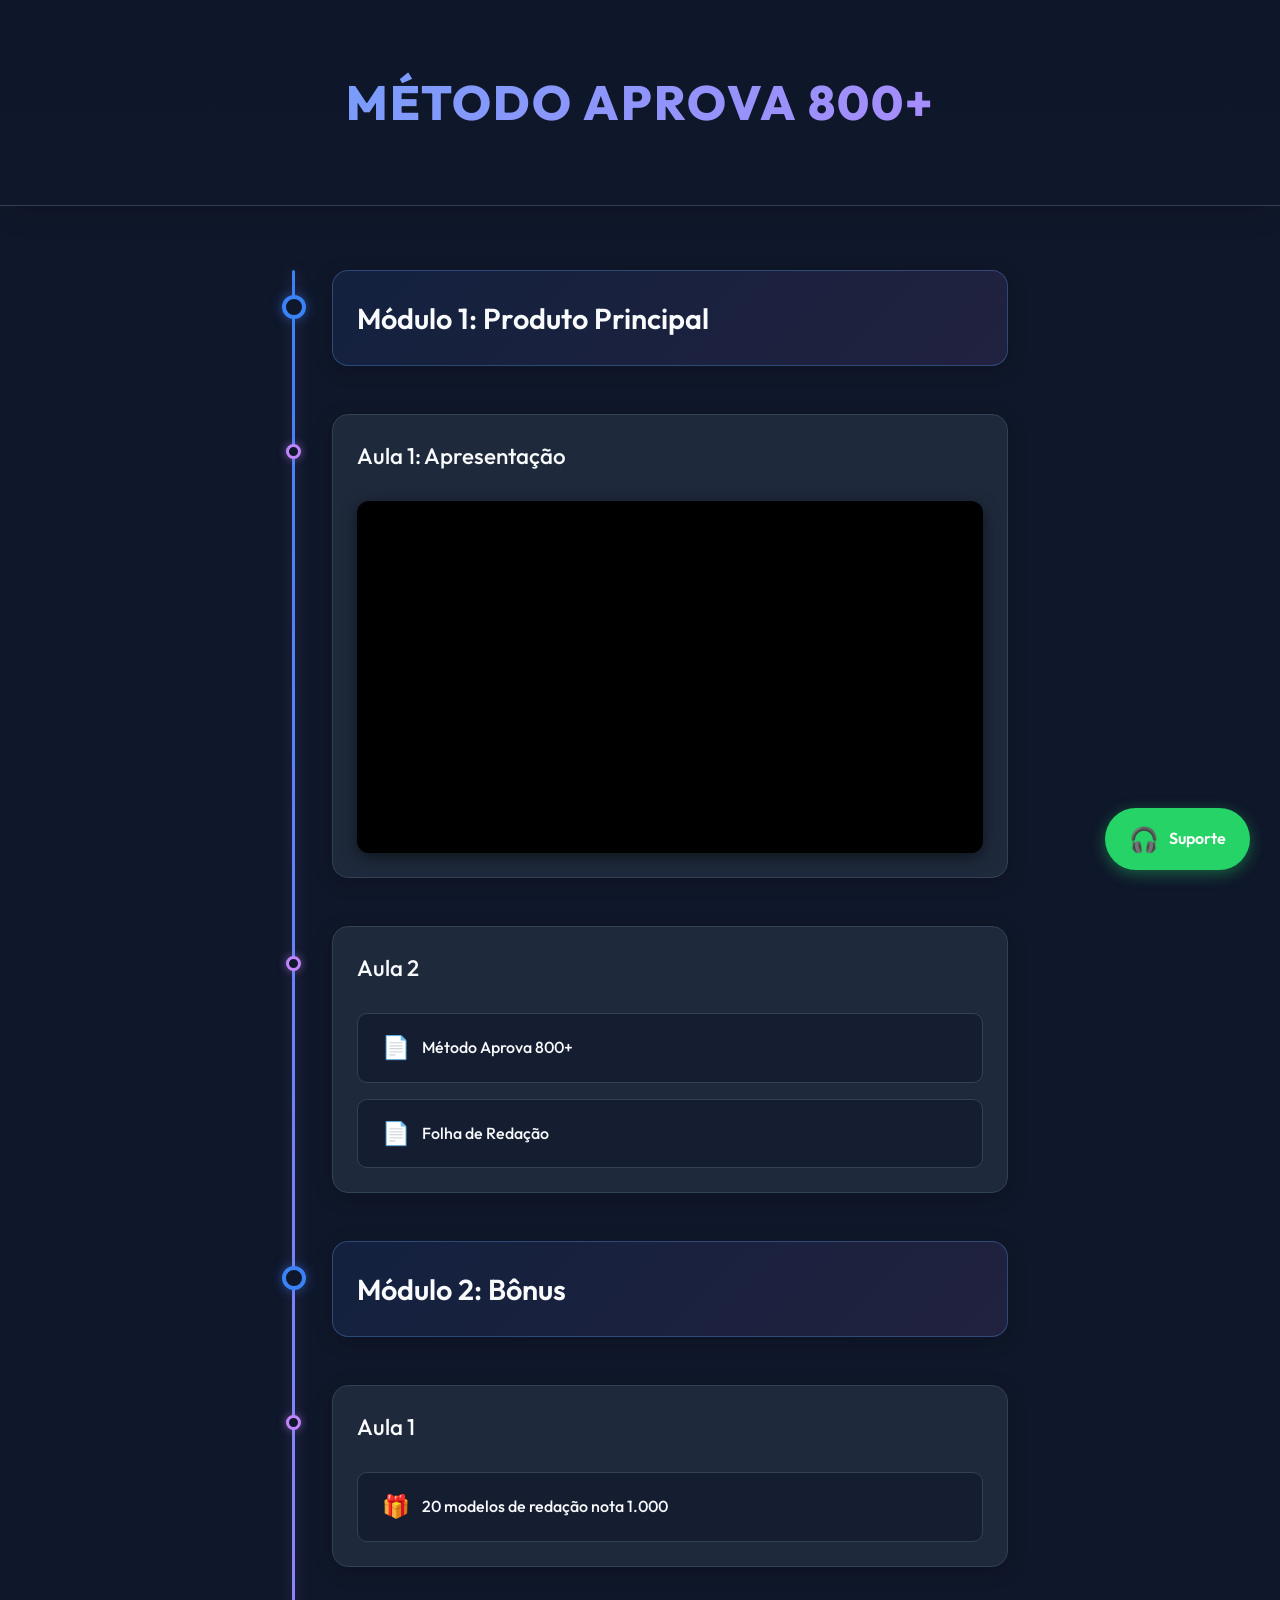
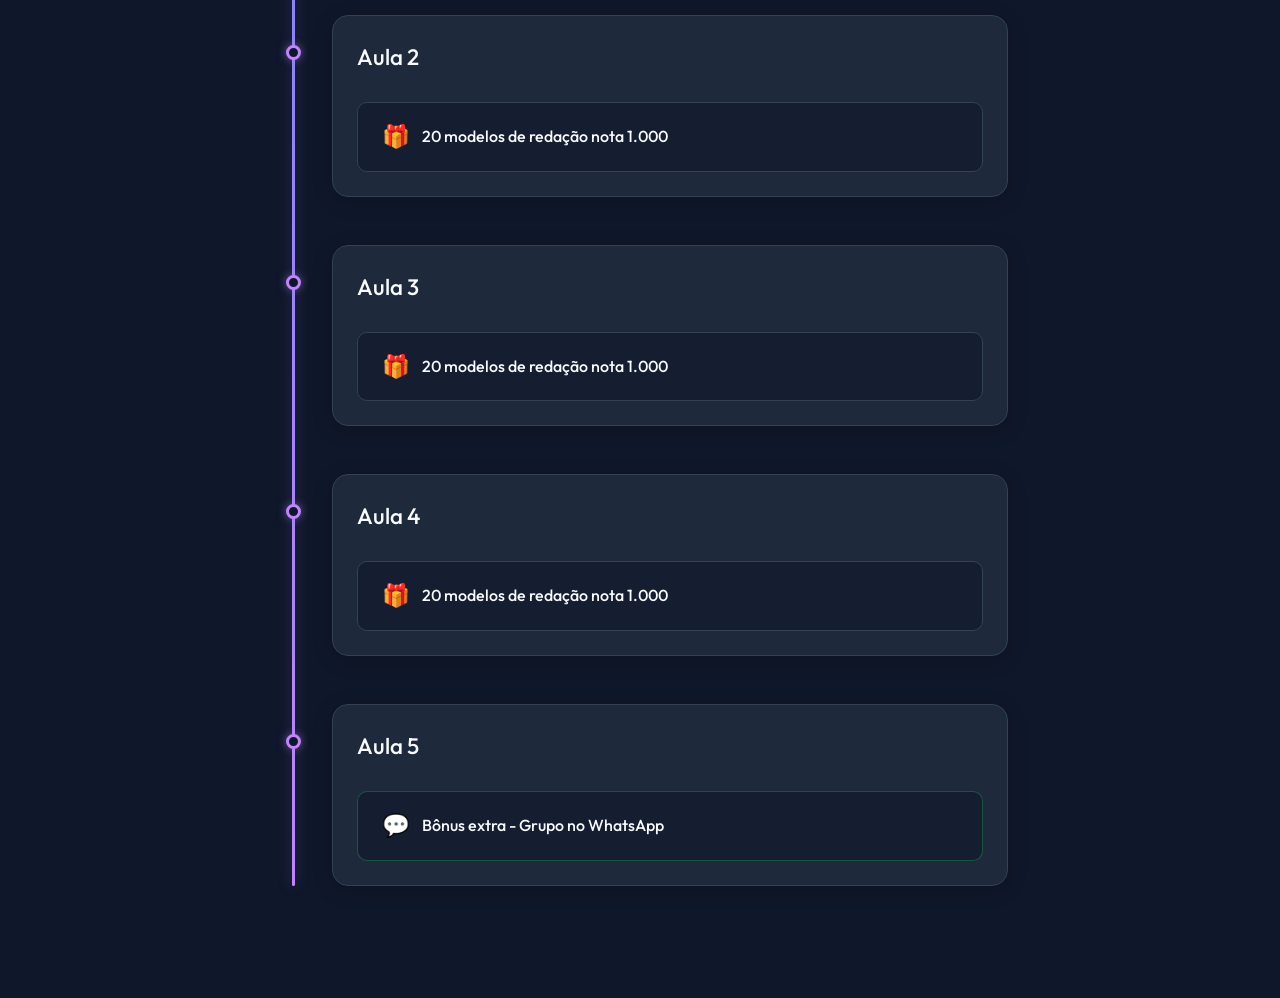
<file: membro3943534/index.html>
<!DOCTYPE html>
<html lang="pt-BR">
<head>
    <meta charset="UTF-8">
    <meta name="viewport" content="width=device-width, initial-scale=1.0">
    <meta name="description" content="Área de membros Método Aprova 800+">
    <title>Método Aprova 800+</title>
    <link rel="stylesheet" href="style.css">
    <link href="https://fonts.googleapis.com/css2?family=Outfit:wght@300;400;500;600;800&display=swap" rel="stylesheet">
</head>
<body>
    <header class="header">
        <h1>Método Aprova 800+</h1>
    </header>

    <main class="timeline-container">
        <div class="timeline">
            <!-- Módulo 1 -->
            <div class="timeline-item module">
                <div class="timeline-dot"></div>
                <div class="timeline-content module-header">
                    <h2>Módulo 1: Produto Principal</h2>
                </div>
            </div>

            <!-- Aula 1 -->
            <div class="timeline-item class-item">
                <div class="timeline-dot small"></div>
                <div class="timeline-content">
                    <h3>Aula 1: Apresentação</h3>
                    <div class="video-container">
                        <!-- Substitua o link em 'src' pelo link de embed do seu vídeo do YouTube -->
                        <iframe width="100%" height="100%" src="https://www.youtube.com/embed/" title="Apresentação" frameborder="0" allow="accelerometer; autoplay; clipboard-write; encrypted-media; gyroscope; picture-in-picture" allowfullscreen></iframe>
                    </div>
                </div>
            </div>

            <!-- Aula 2 -->
            <div class="timeline-item class-item">
                <div class="timeline-dot small"></div>
                <div class="timeline-content">
                    <h3>Aula 2</h3>
                    <div class="links-container">
                        <a href="https://drive.google.com/file/d/1m3BJcNB8wDTsYsT8VDuTKmr4N193EZU9/view?usp=drive_link" target="_blank" class="resource-link">
                            <span class="icon">📄</span> Método Aprova 800+
                        </a>
                        <a href="https://drive.google.com/file/d/1N6kqP1WD5o1XdMWGAuL-D6JsushtXjBu/view?usp=drive_link" target="_blank" class="resource-link">
                            <span class="icon">📄</span> Folha de Redação
                        </a>
                    </div>
                </div>
            </div>

            <!-- Módulo 2 -->
            <div class="timeline-item module">
                <div class="timeline-dot"></div>
                <div class="timeline-content module-header">
                    <h2>Módulo 2: Bônus</h2>
                </div>
            </div>

            <!-- Aula 1 (M2) -->
            <div class="timeline-item class-item">
                <div class="timeline-dot small"></div>
                <div class="timeline-content">
                    <h3>Aula 1</h3>
                    <div class="links-container">
                        <a href="https://drive.google.com/file/d/1N3TwS8Sf5gzqnaixecZo2jRwFeH3zq9i/view?usp=drive_link" target="_blank" class="resource-link">
                            <span class="icon">🎁</span> 20 modelos de redação nota 1.000
                        </a>
                    </div>
                </div>
            </div>

            <!-- Aula 2 (M2) -->
            <div class="timeline-item class-item">
                <div class="timeline-dot small"></div>
                <div class="timeline-content">
                    <h3>Aula 2</h3>
                    <div class="links-container">
                        <a href="https://drive.google.com/file/d/1jNc7zeHgYQM3GhcqwVsiGvCq2r-DmCOZ/view?usp=drive_link" target="_blank" class="resource-link">
                            <span class="icon">🎁</span> 20 modelos de redação nota 1.000
                        </a>
                    </div>
                </div>
            </div>

            <!-- Aula 3 (M2) -->
            <div class="timeline-item class-item">
                <div class="timeline-dot small"></div>
                <div class="timeline-content">
                    <h3>Aula 3</h3>
                    <div class="links-container">
                        <a href="https://drive.google.com/file/d/1c_i3szULKvoCKQfZnPZI-GRtJgehyqum/view?usp=drive_link" target="_blank" class="resource-link">
                            <span class="icon">🎁</span> 20 modelos de redação nota 1.000
                        </a>
                    </div>
                </div>
            </div>

            <!-- Aula 4 (M2) -->
            <div class="timeline-item class-item">
                <div class="timeline-dot small"></div>
                <div class="timeline-content">
                    <h3>Aula 4</h3>
                    <div class="links-container">
                        <a href="https://drive.google.com/file/d/1wiGj0edGKoydf1f7Eb8LCME14KhfIuto/view?usp=drive_link" target="_blank" class="resource-link">
                            <span class="icon">🎁</span> 20 modelos de redação nota 1.000
                        </a>
                    </div>
                </div>
            </div>

            <!-- Aula 5 (M2) -->
            <div class="timeline-item class-item">
                <div class="timeline-dot small"></div>
                <div class="timeline-content">
                    <h3>Aula 5</h3>
                    <div class="links-container">
                        <!-- Substitua o link abaixo pelo link real do seu grupo de WhatsApp -->
                        <a href="#" class="resource-link whatsapp" target="_blank">
                            <span class="icon">💬</span> Bônus extra - Grupo no WhatsApp
                        </a>
                    </div>
                </div>
            </div>

        </div>
    </main>

    <a href="http://wa.me/5591985746687?text=Ol%C3%A1,%20professora!%20Preciso%20de%20ajuda%20com%20o%20M%C3%A9todo%20Aprova%20800+" target="_blank" class="floating-support">
        <span class="icon">🎧</span> Suporte
    </a>
</body>
</html>
</file>
<file: membro3943534/style.css>
:root {
    --bg-color: #0f172a;
    --text-main: #f8fafc;
    --text-muted: #94a3b8;
    --accent: #3b82f6;
    --accent-hover: #2563eb;
    --accent-glow: rgba(59, 130, 246, 0.5);
    --card-bg: #1e293b;
    --card-border: #334155;
    --module-bg: #1e293b;
    --whatsapp: #25D366;
    --whatsapp-hover: #128C7E;
    --whatsapp-glow: rgba(37, 211, 102, 0.4);
}

* {
    margin: 0;
    padding: 0;
    box-sizing: border-box;
    font-family: 'Outfit', sans-serif;
}

body {
    background-color: var(--bg-color);
    color: var(--text-main);
    line-height: 1.6;
    overflow-x: hidden;
}

.header {
    text-align: center;
    padding: 4rem 2rem;
    background: linear-gradient(to bottom, rgba(15, 23, 42, 0.95), var(--bg-color));
    border-bottom: 1px solid var(--card-border);
    position: sticky;
    top: 0;
    z-index: 10;
    backdrop-filter: blur(12px);
    box-shadow: 0 4px 30px rgba(0, 0, 0, 0.1);
}

.header h1 {
    font-size: 3rem;
    font-weight: 800;
    background: linear-gradient(135deg, #60a5fa, #c084fc);
    -webkit-background-clip: text;
    -webkit-text-fill-color: transparent;
    text-transform: uppercase;
    letter-spacing: 2px;
}

.timeline-container {
    max-width: 800px;
    margin: 0 auto;
    padding: 4rem 2rem;
}

.timeline {
    position: relative;
}

.timeline::before {
    content: '';
    position: absolute;
    top: 0;
    left: 20px;
    height: 100%;
    width: 3px;
    background: linear-gradient(to bottom, var(--accent), #c084fc);
    border-radius: 3px;
    box-shadow: 0 0 15px rgba(192, 132, 252, 0.3);
}

.timeline-item {
    position: relative;
    padding-left: 60px;
    margin-bottom: 3rem;
    opacity: 0;
    transform: translateY(20px);
    animation: fadeInUp 0.6s ease forwards;
}

@keyframes fadeInUp {
    to {
        opacity: 1;
        transform: translateY(0);
    }
}

.timeline-item:nth-child(1) { animation-delay: 0.1s; }
.timeline-item:nth-child(2) { animation-delay: 0.2s; }
.timeline-item:nth-child(3) { animation-delay: 0.3s; }
.timeline-item:nth-child(4) { animation-delay: 0.4s; }
.timeline-item:nth-child(5) { animation-delay: 0.5s; }
.timeline-item:nth-child(6) { animation-delay: 0.6s; }
.timeline-item:nth-child(7) { animation-delay: 0.7s; }
.timeline-item:nth-child(8) { animation-delay: 0.8s; }
.timeline-item:nth-child(9) { animation-delay: 0.9s; }

.timeline-dot {
    position: absolute;
    left: 9.5px;
    top: 25px;
    width: 24px;
    height: 24px;
    border-radius: 50%;
    background-color: var(--bg-color);
    border: 4px solid var(--accent);
    box-shadow: 0 0 12px var(--accent-glow);
    z-index: 2;
    transition: all 0.3s ease;
}

.timeline-item:hover .timeline-dot {
    transform: scale(1.3);
    background-color: var(--accent);
}

.timeline-dot.small {
    left: 14px;
    top: 30px;
    width: 15px;
    height: 15px;
    border: 3px solid #c084fc;
    box-shadow: 0 0 8px rgba(192, 132, 252, 0.5);
}

.timeline-item:hover .timeline-dot.small {
    background-color: #c084fc;
}

.timeline-content {
    background: var(--card-bg);
    border: 1px solid var(--card-border);
    border-radius: 16px;
    padding: 1.5rem;
    box-shadow: 0 4px 20px rgba(0, 0, 0, 0.2);
    transition: transform 0.3s ease, box-shadow 0.3s ease, border-color 0.3s ease;
}

.timeline-content:hover {
    transform: translateY(-5px);
    box-shadow: 0 8px 30px rgba(0, 0, 0, 0.4);
    border-color: var(--accent);
}

.module-header {
    background: linear-gradient(135deg, rgba(59, 130, 246, 0.1), rgba(192, 132, 252, 0.1));
    border-color: rgba(96, 165, 250, 0.3);
}

.module-header h2 {
    font-size: 1.8rem;
    font-weight: 600;
    color: var(--text-main);
}

.class-item .timeline-content h3 {
    font-size: 1.4rem;
    font-weight: 500;
    margin-bottom: 1.5rem;
    color: var(--text-main);
    display: inline-block;
    border-bottom: 2px solid transparent;
    transition: border-color 0.3s ease;
}

.timeline-content:hover .class-item h3 {
    border-color: var(--accent);
}

.video-container {
    position: relative;
    width: 100%;
    padding-bottom: 56.25%; /* 16:9 Aspect Ratio */
    border-radius: 12px;
    overflow: hidden;
    background-color: #000;
    box-shadow: 0 4px 15px rgba(0,0,0,0.5);
}

.video-container iframe {
    position: absolute;
    top: 0;
    left: 0;
    width: 100%;
    height: 100%;
    border: none;
}

.links-container {
    display: flex;
    flex-direction: column;
    gap: 1rem;
}

.resource-link {
    display: flex;
    align-items: center;
    padding: 1rem 1.5rem;
    background: rgba(15, 23, 42, 0.6);
    border: 1px solid var(--card-border);
    border-radius: 10px;
    color: var(--text-main);
    text-decoration: none;
    font-weight: 500;
    transition: all 0.3s cubic-bezier(0.4, 0, 0.2, 1);
}

.resource-link .icon {
    margin-right: 12px;
    font-size: 1.4rem;
    transition: transform 0.3s ease;
}

.resource-link:hover {
    background: var(--accent);
    border-color: var(--accent);
    transform: translateX(8px);
    box-shadow: 0 4px 15px var(--accent-glow);
}

.resource-link:hover .icon {
    transform: scale(1.1);
}

.resource-link.whatsapp {
    border-color: rgba(37, 211, 102, 0.3);
}

.resource-link.whatsapp:hover {
    background: var(--whatsapp);
    border-color: var(--whatsapp);
    box-shadow: 0 4px 15px var(--whatsapp-glow);
}

/* Responsive */
@media (max-width: 768px) {
    .header h1 {
        font-size: 2rem;
    }
    
    .timeline::before {
        left: 10px;
    }
    
    .timeline-item {
        padding-left: 40px;
        margin-bottom: 2rem;
    }
    
    .timeline-dot {
        left: -0.5px;
        top: 20px;
        width: 20px;
        height: 20px;
    }
    
    .timeline-dot.small {
        left: 4px;
        top: 25px;
        width: 12px;
        height: 12px;
    }

    .timeline-content {
        padding: 1.25rem;
    }
    
    .module-header h2 {
        font-size: 1.5rem;
    }
    
    .class-item .timeline-content h3 {
        font-size: 1.25rem;
    }
}

/* Floating Support Button */
.floating-support {
    position: fixed;
    bottom: 30px;
    right: 30px;
    background: var(--whatsapp);
    color: #fff;
    padding: 12px 24px;
    border-radius: 50px;
    text-decoration: none;
    font-weight: 600;
    display: flex;
    align-items: center;
    gap: 10px;
    box-shadow: 0 4px 15px rgba(37, 211, 102, 0.4);
    z-index: 100;
    transition: all 0.3s cubic-bezier(0.4, 0, 0.2, 1);
}

.floating-support:hover {
    background: var(--whatsapp-hover);
    transform: translateY(-5px);
    box-shadow: 0 8px 25px rgba(37, 211, 102, 0.6);
}

.floating-support .icon {
    font-size: 1.5rem;
}

@media (max-width: 768px) {
    .floating-support {
        bottom: 20px;
        right: 20px;
        padding: 10px 20px;
        font-size: 0.9rem;
    }
}
</file>
